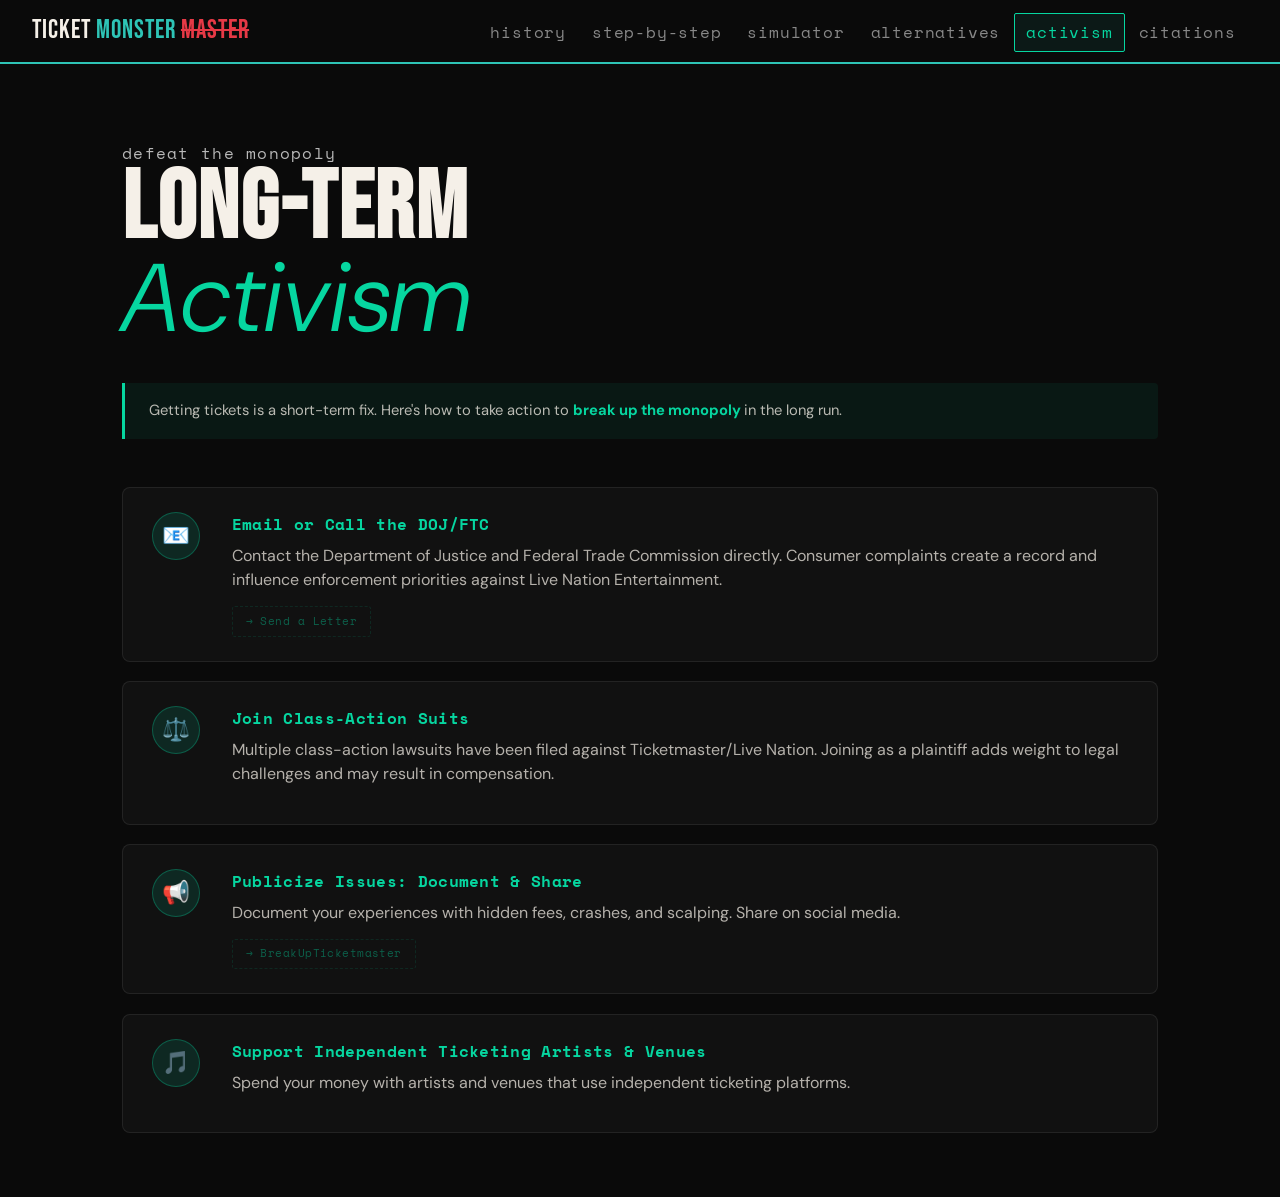
<file: pages/activism.html>
<html lang="en">

<head>
  <meta charset="UTF-8" />
  <meta name="viewport" content="width=device-width, initial-scale=1.0" />
  <title>
    Long-Term Activism — Ticket Monster
  </title>
  <link rel="stylesheet" href="../css/style.css" />
  <style>
    .activism-intro {
      background: rgba(6, 214, 160, 0.07);
      border-left: 3px solid var(--green);
      padding: 1rem 1.5rem;
      border-radius: 0 4px 4px 0;
      font-size: 0.92rem;
      color: var(--text-75);
      margin-bottom: 3rem;
    }

    .activism-intro strong {
      color: var(--green);
    }

    .action-list {
      display: flex;
      flex-direction: column;
      gap: 1.2rem;
    }

    .action-item {
      display: grid;
      grid-template-columns: 56px 1fr;
      gap: 1.5rem;
      align-items: start;
      background: rgba(255, 255, 255, 0.03);
      border: 1px solid rgba(255, 255, 255, 0.08);
      border-radius: 8px;
      padding: 1.5rem 1.8rem;
      transition: border-color 0.25s, transform 0.2s;
    }

    .action-item:hover {
      border-color: rgba(6, 214, 160, 0.35);
      transform: translateX(4px);
    }

    .action-icon-wrap {
      width: 48px;
      height: 48px;
      border-radius: 50%;
      background: rgba(6, 214, 160, 0.12);
      border: 1px solid rgba(6, 214, 160, 0.3);
      display: flex;
      align-items: center;
      justify-content: center;
      font-size: 1.4rem;
      flex-shrink: 0;
    }

    .action-body h3 {
      font-family: 'Space Mono', monospace;
      font-size: 1.0rem;
      font-weight: 700;
      color: var(--green);
      margin-bottom: 0.4rem;
      letter-spacing: 0.02em;
    }

    .action-body p {
      font-size: 1.0rem;
      color: var(--text-72);
      line-height: 1.55;
      margin-bottom: 0.8rem;
    }

    .action-links {
      display: flex;
      flex-wrap: wrap;
      gap: 0.5rem;
    }

    .action-link {
      display: inline-flex;
      align-items: center;
      gap: 0.35rem;
      font-family: 'Space Mono', monospace;
      font-size: 0.68rem;
      color: var(--green);
      text-decoration: none;
      border: 1px solid rgba(6, 214, 160, 0.3);
      padding: 0.35rem 0.8rem;
      border-radius: 3px;
      transition: all 0.2s;
      letter-spacing: 0.04em;
    }

    .action-link:hover {
      background: rgba(6, 214, 160, 0.1);
      border-color: var(--green);
    }

    .action-link.placeholder {
      opacity: 0.4;
      cursor: default;
      border-style: dashed;
    }

    .note-edit {
      font-family: 'Space Mono', monospace;
      font-size: 0.68rem;
      color: rgba(255, 255, 255, 0.2);
      letter-spacing: 0.06em;
    }

    @media (max-width: 600px) {
      .action-item {
        grid-template-columns: 1fr;
      }

      .action-icon-wrap {
        width: 38px;
        height: 38px;
        font-size: 1.1rem;
      }
    }
  </style>
</head>

<body class="activism">
  <nav>
    <a href="../index.html" class="nav-logo">
      ticket
      <span class="alt">
        monster
      </span>
      <span class="strike">
        master
      </span>
    </a>
    <div class="hamburger">
      <span>
      </span>
      <span>
      </span>
      <span>
      </span>
    </div>
    <ul>
      <li>
        <a href="history.html">
          History
        </a>
      </li>
      <li>
        <a href="step-by-step.html">
          Step-by-Step
        </a>
      </li>
      <li>
        <a href="simulator.html">
          Simulator
        </a>
      </li>
      <li>
        <a href="alternatives.html">
          Alternatives
        </a>
      </li>
      <li>
        <a href="activism.html" class="active">
          Activism
        </a>
      </li>
      <li>
        <a href="citations.html">
          Citations
        </a>
      </li>
    </ul>
  </nav>
  <div class="page-wrapper">
    <div class="page-hero">
      <div class="subtitle">
        Defeat the Monopoly
      </div>
      <h1>
        Long-Term
        <br />
        <em>
          Activism
        </em>
      </h1>
    </div>
    <div class="container">
      <div class="activism-intro">
        Getting tickets is a short-term fix. Here's how to take action to
        <strong>
          break up the monopoly
        </strong>
        in the long run.
      </div>
      <div class="action-list">
        <div class="action-item">
          <div class="action-icon-wrap">
            📧
          </div>
          <div class="action-body">
            <h3>
              Email or Call the DOJ/FTC
            </h3>
            <p>
              Contact the Department of Justice and Federal Trade Commission directly. Consumer complaints create a
              record and influence enforcement priorities against Live Nation Entertainment.
            </p>
            <div class="action-links">
              <a href="https://actionnetwork.org/letters/tell-the-department-of-justice-to-investigate-ticketmaster/"
                class="action-link placeholder">
                → Send a Letter
              </a>
            </div>
          </div>
        </div>
        <div class="action-item">
          <div class="action-icon-wrap">
            ⚖️
          </div>
          <div class="action-body">
            <h3>
              Join Class-Action Suits
            </h3>
            <p>
              Multiple class-action lawsuits have been filed against Ticketmaster/Live Nation. Joining as a plaintiff
              adds weight to legal challenges and may result in compensation.
            </p>
          </div>
        </div>
        <div class="action-item">
          <div class="action-icon-wrap">
            📢
          </div>
          <div class="action-body">
            <h3>
              Publicize Issues: Document & Share
            </h3>
            <p>
              Document your experiences with hidden fees, crashes, and scalping. Share on social media.
            </p>
            <div class="action-links">
              <a href="https://www.breakupticketmaster.com/" class="action-link placeholder">
                → BreakUpTicketmaster
              </a>
            </div>
          </div>
        </div>
        <div class="action-item">
          <div class="action-icon-wrap">
            🎵
          </div>
          <div class="action-body">
            <h3>
              Support Independent Ticketing Artists & Venues
            </h3>
            <p>
              Spend your money with artists and venues that use independent ticketing platforms.
            </p>
          </div>
        </div>
      </div>
    </div>
  </div>
  <script src="../js/nav.js">
  </script>
</body>

</html>
</file>
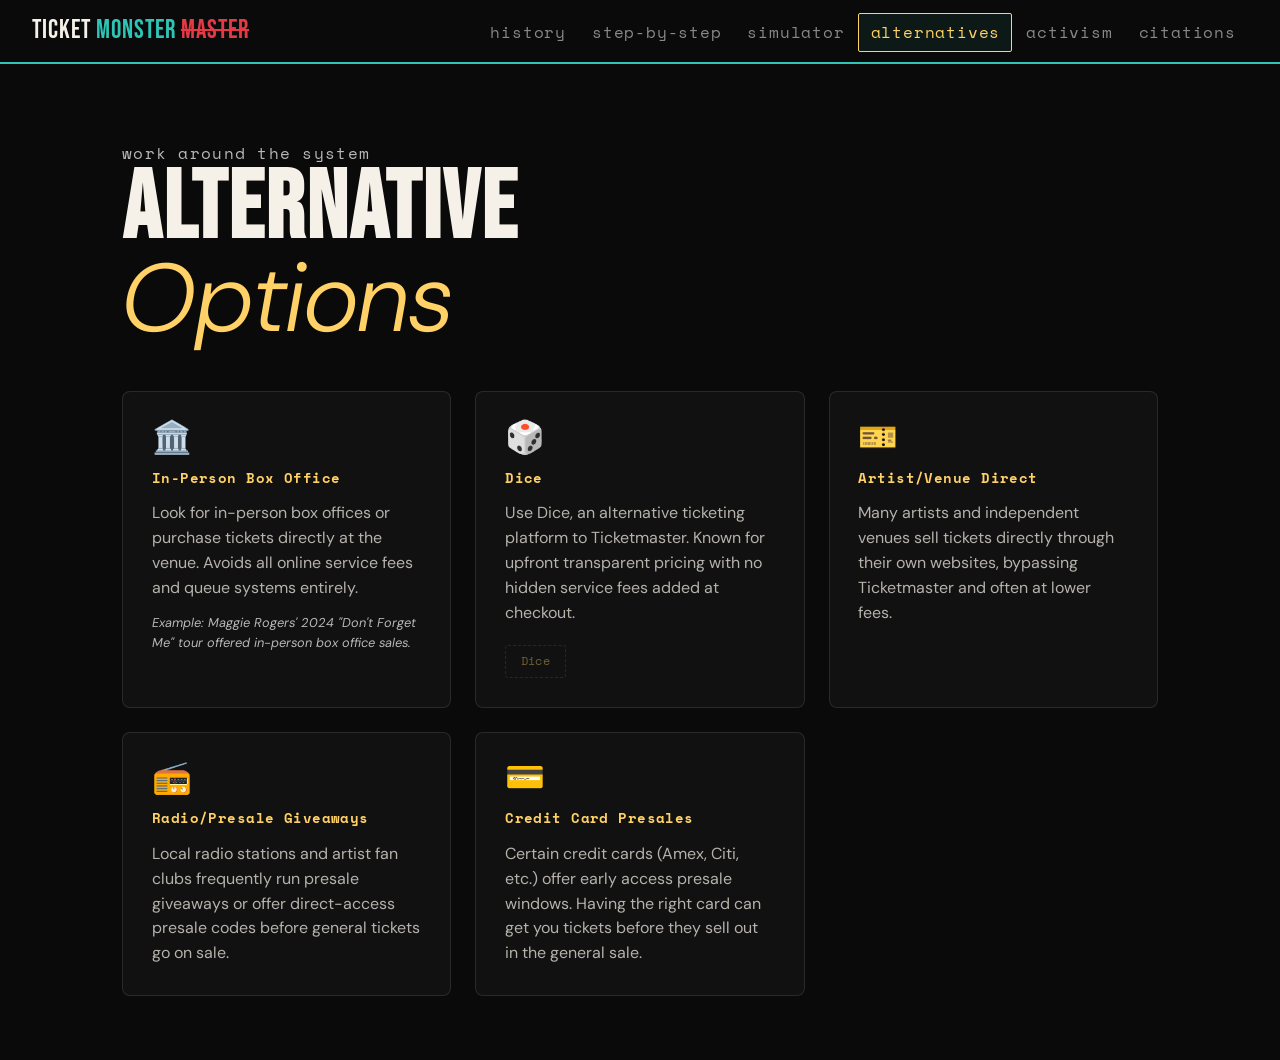
<file: pages/alternatives.html>
<html lang="en">

<head>
  <meta charset="UTF-8" />
  <meta name="viewport" content="width=device-width, initial-scale=1.0" />
  <title>
    Alternative Options — Ticket Monster
  </title>
  <link rel="stylesheet" href="../css/style.css" />
  <style>
    .alt-grid {
      display: grid;
      grid-template-columns: repeat(auto-fill, minmax(320px, 1fr));
      gap: 1.5rem;
      margin-top: 0.5rem;
    }

    .alt-card {
      background: rgba(255, 255, 255, 0.03);
      border: 1px solid rgba(255, 255, 255, 0.1);
      border-radius: 8px;
      padding: 1.8rem;
      display: flex;
      flex-direction: column;
      gap: 0.8rem;
      transition: border-color 0.25s, transform 0.2s;
    }

    .alt-card:hover {
      border-color: rgba(255, 209, 102, 0.4);
      transform: translateY(-3px);
    }

    .alt-icon {
      font-size: 2rem;
      line-height: 1;
    }

    .alt-card h3 {
      font-family: 'Space Mono', monospace;
      font-size: 0.9rem;
      font-weight: 700;
      color: var(--yellow);
      letter-spacing: 0.03em;
    }

    .alt-card p {
      font-size: 1.0rem;
      color: var(--text-72);
      line-height: 1.55;
      flex: 1;
    }

    .alt-card .link-area {
      margin-top: 0.4rem;
    }

    .alt-link {
      display: inline-flex;
      align-items: center;
      gap: 0.4rem;
      font-family: 'Space Mono', monospace;
      font-size: 0.72rem;
      color: var(--yellow);
      text-decoration: none;
      border: 1px solid rgba(255, 209, 102, 0.3);
      padding: 0.4rem 0.9rem;
      border-radius: 3px;
      transition: all 0.2s;
      letter-spacing: 0.04em;
    }

    .alt-link:hover {
      background: rgba(255, 209, 102, 0.1);
      border-color: var(--yellow);
    }

    .alt-link.placeholder {
      opacity: 0.4;
      cursor: default;
      border-style: dashed;
    }

    .note-strip {
      background: rgba(255, 209, 102, 0.06);
      border-left: 3px solid var(--yellow);
      padding: 1rem 1.5rem;
      border-radius: 0 4px 4px 0;
      font-size: 0.90rem;
      color: var(--text-70);
      margin-bottom: 2.5rem;
    }

    .note-strip strong {
      color: var(--yellow);
    }
  </style>
</head>

<body class="alternatives">
  <nav>
    <a href="../index.html" class="nav-logo">
      ticket
      <span class="alt">
        monster
      </span>
      <span class="strike">
        master
      </span>
    </a>
    <div class="hamburger">
      <span>
      </span>
      <span>
      </span>
      <span>
      </span>
    </div>
    <ul>
      <li>
        <a href="history.html">
          History
        </a>
      </li>
      <li>
        <a href="step-by-step.html">
          Step-by-Step
        </a>
      </li>
      <li>
        <a href="simulator.html">
          Simulator
        </a>
      </li>
      <li>
        <a href="alternatives.html" class="active">
          Alternatives
        </a>
      </li>
      <li>
        <a href="activism.html">
          Activism
        </a>
      </li>
      <li>
        <a href="citations.html">
          Citations
        </a>
      </li>
    </ul>
  </nav>
  <div class="page-wrapper">
    <div class="page-hero">
      <div class="subtitle">
        Work Around the System
      </div>
      <h1>
        Alternative
        <br />
        <em>
          Options
        </em>
      </h1>
    </div>
    <div class="container">
      <div class="alt-grid">
        <div class="alt-card">
          <div class="alt-icon">
            🏛️
          </div>
          <h3>
            In-Person Box Office
          </h3>
          <p>
            Look for in-person box offices or purchase tickets directly at the venue. Avoids all online service fees and
            queue systems entirely.
          </p>
          <p style="font-size:0.8rem;color:var(--light-gray);font-style:italic;">
            Example: Maggie Rogers' 2024 "Don't Forget Me" tour offered in-person box office sales.
          </p>
        </div>
        <div class="alt-card">
          <div class="alt-icon">
            🎲
          </div>
          <h3>
            Dice
          </h3>
          <p>
            Use Dice, an alternative ticketing platform to Ticketmaster. Known for upfront transparent pricing with no
            hidden service fees added at checkout.
          </p>
          <div class="link-area">
            <a href="https://dice.fm/" class="alt-link placeholder">
              Dice
            </a>
          </div>
        </div>
        <div class="alt-card">
          <div class="alt-icon">
            🎫
          </div>
          <h3>
            Artist/Venue Direct
          </h3>
          <p>
            Many artists and independent venues sell tickets directly through their own websites, bypassing Ticketmaster
            and often at lower fees.
          </p>
        </div>
        <div class="alt-card">
          <div class="alt-icon">
            📻
          </div>
          <h3>
            Radio/Presale Giveaways
          </h3>
          <p>
            Local radio stations and artist fan clubs frequently run presale giveaways or offer direct-access presale
            codes before general tickets go on sale.
          </p>
        </div>
        <div class="alt-card">
          <div class="alt-icon">
            💳
          </div>
          <h3>
            Credit Card Presales
          </h3>
          <p>
            Certain credit cards (Amex, Citi, etc.) offer early access presale windows. Having the right card can get
            you tickets before they sell out in the general sale.
          </p>
        </div>
      </div>
    </div>
  </div>
  <script src="../js/nav.js">
  </script>
</body>

</html>
</file>
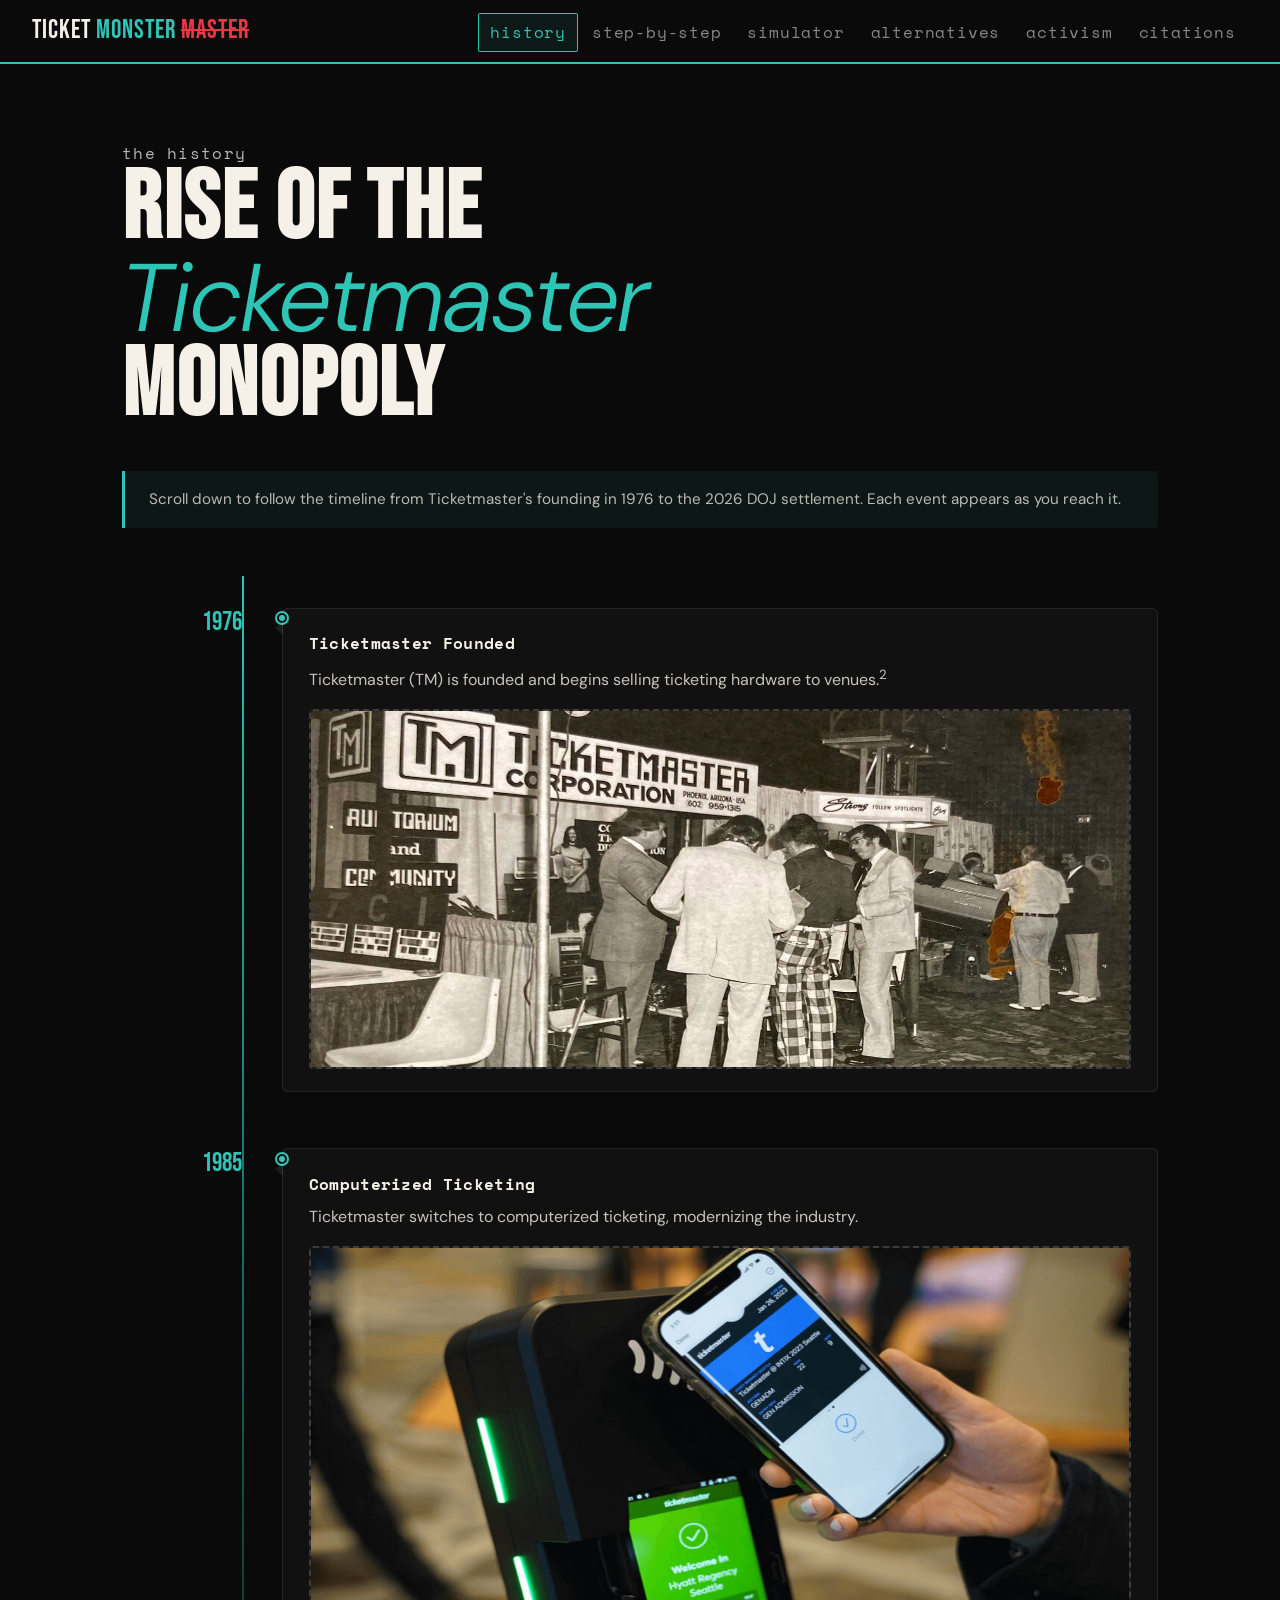
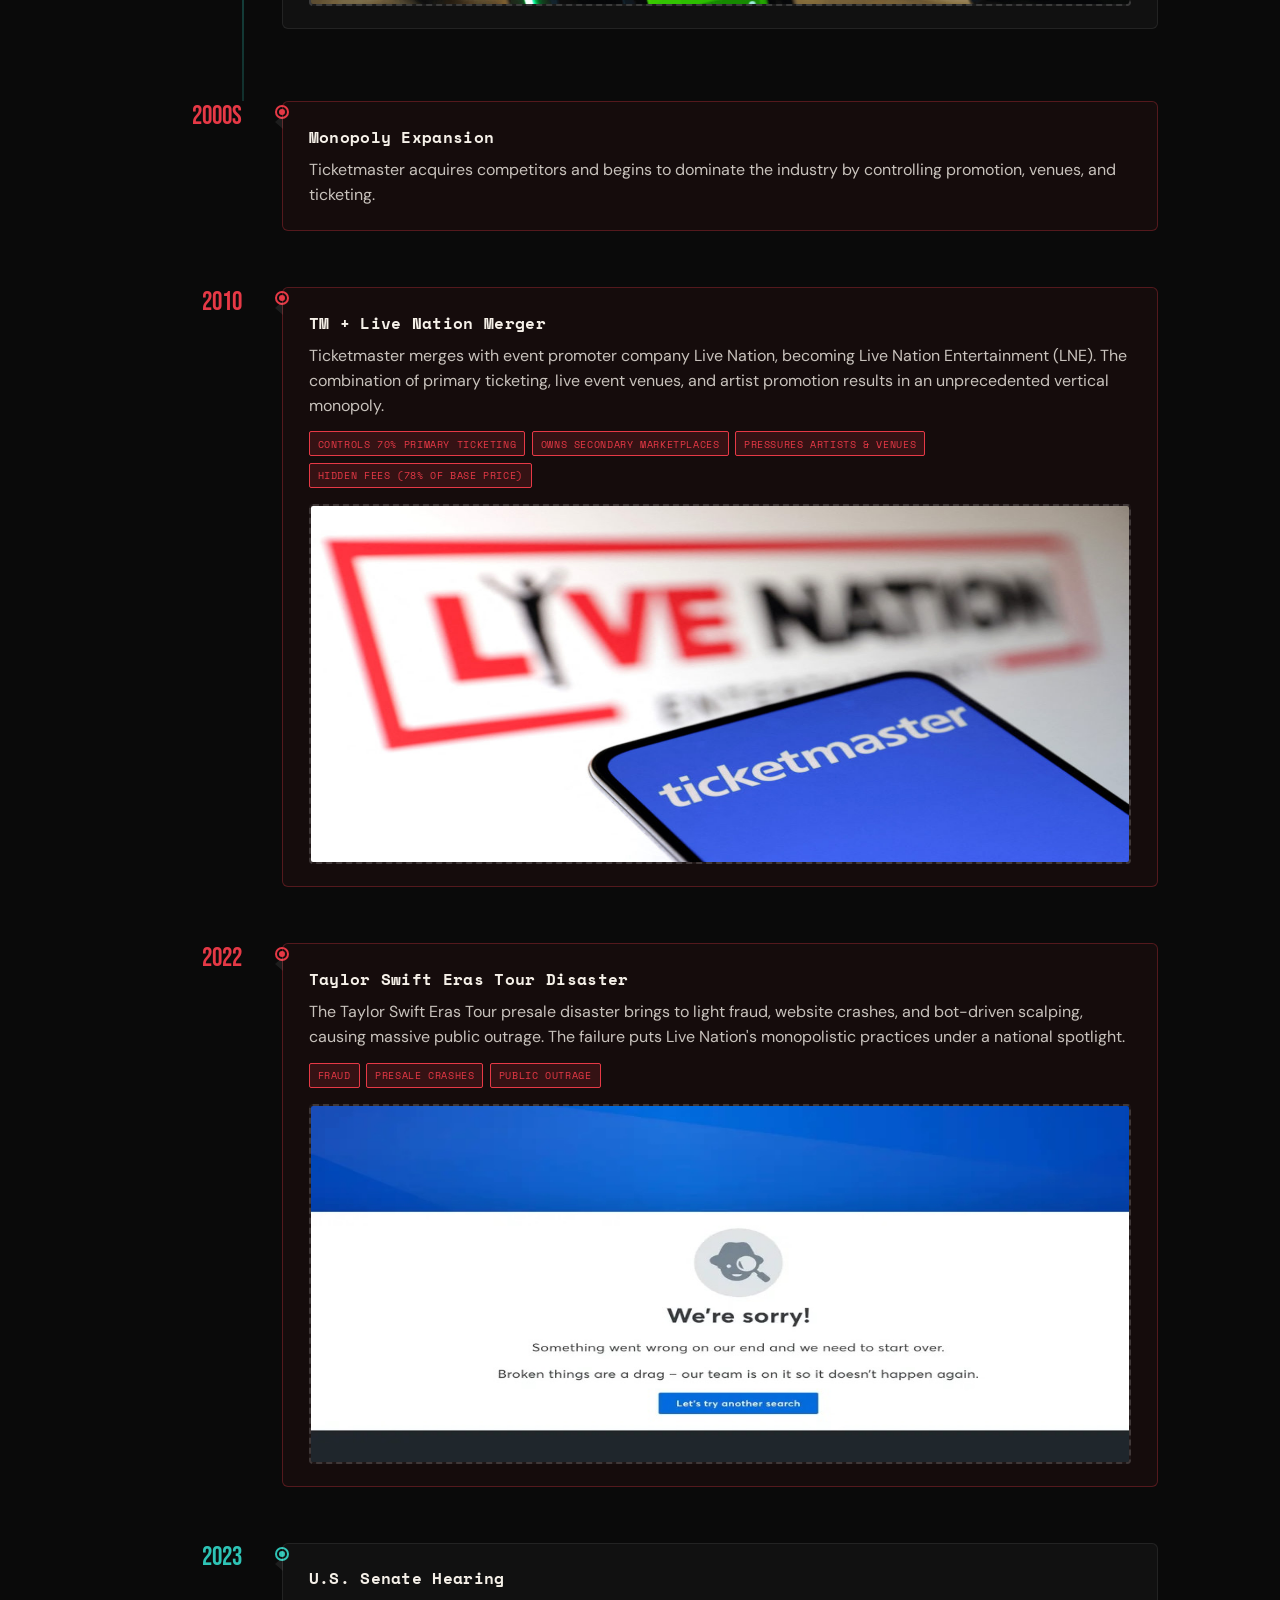
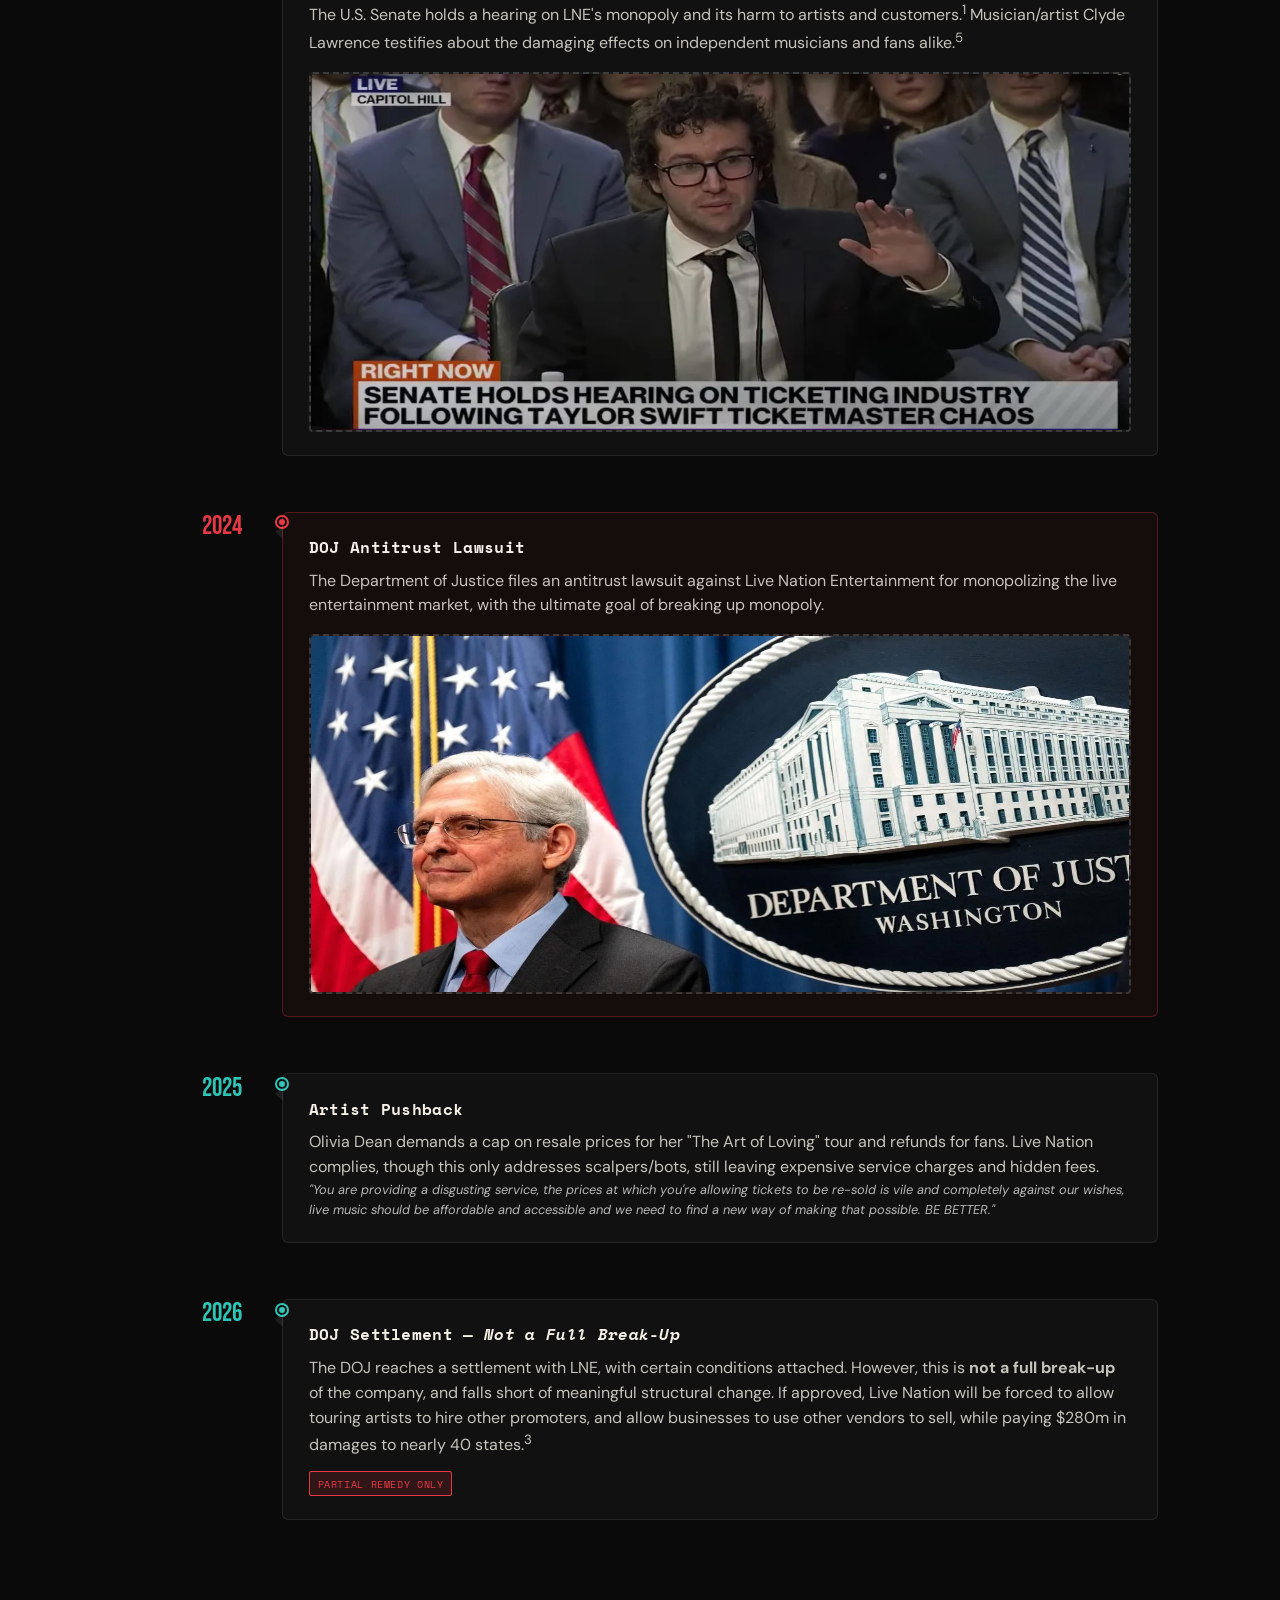
<file: pages/history.html>
<html lang="en">

<head>
  <meta charset="UTF-8" />
  <meta name="viewport" content="width=device-width, initial-scale=1.0" />
  <title>
    History — Ticket Monster
  </title>
  <link rel="stylesheet" href="../css/style.css" />
  <style>
    .timeline {
      position: relative;
      padding: 2rem 0 1rem;
    }

    .timeline::before {
      content: '';
      position: absolute;
      left: 120px;
      top: 0;
      bottom: 0;
      width: 2px;
      background: linear-gradient(180deg, var(--teal) 0%, rgba(46, 196, 182, 0.2) 100%);
    }

    .tl-item {
      display: grid;
      grid-template-columns: 120px 1fr;
      gap: 0 2.5rem;
      margin-bottom: 3.5rem;
      opacity: 0;
      transform: translateY(30px);
      transition: opacity 0.6s ease,
        transform 0.6s ease;
    }

    .tl-item.visible {
      opacity: 1;
      transform: translateY(0);
    }

    .tl-year {
      text-align: right;
      padding-right: 0;
      padding-top: 0.15rem;
      position: relative;
      font-size: 26pt;
    }

    .tl-year span {
      font-family: 'Bebas Neue',
        sans-serif;
      font-size: 1.6rem;
      color: var(--teal);
      line-height: 1;
    }

    .tl-year::after {
      content: '';
      position: absolute;
      right: -2.5rem;
      top: 0.35rem;
      width: 10px;
      height: 10px;
      border-radius: 50%;
      background: var(--teal);
      border: 2px solid var(--black);
      transform: translateX(50%);
      box-shadow: 0 0 0 2px var(--teal);
    }

    .tl-item.milestone .tl-year::after {
      background: var(--coral);
      box-shadow: 0 0 0 2px var(--coral);
    }

    .tl-item.milestone .tl-year span {
      color: var(--coral);
    }

    .tl-content {
      background: rgba(255, 255, 255, 0.03);
      border: 1px solid rgba(255, 255, 255, 0.08);
      border-radius: 6px;
      padding: 1.4rem 1.6rem;
      position: relative;
    }

    .tl-content::before {
      content: '';
      position: absolute;
      left: -8px;
      top: 0.8rem;
      width: 0;
      height: 0;
      border-top: 7px solid transparent;
      border-bottom: 7px solid transparent;
      border-right: 8px solid rgba(255, 255, 255, 0.08);
    }

    .tl-item.milestone .tl-content {
      border-color: rgba(230, 57, 70, 0.3);
      background: rgba(230, 57, 70, 0.05);
    }

    .tl-content h3 {
      font-family: 'Space Mono',
        monospace;
      font-size: 1.0rem;
      font-weight: 700;
      color: var(--white);
      margin-bottom: 0.5rem;
      letter-spacing: 0.02em;
    }

    .tl-content p {
      font-size: 1.0rem;
      color: var(--text-80);
      line-height: 1.55;
    }

    .tl-image-slot {
      margin-top: 1rem;
      width: 100%;
      aspect-ratio: 16/7;
      background: rgba(255, 255, 255, 0.04);
      border: 2px dashed rgba(255, 255, 255, 0.15);
      border-radius: 4px;
      display: flex;
      align-items: center;
      justify-content: center;
      color: var(--light-gray);
      font-family: 'Space Mono',
        monospace;
      font-size: 0.72rem;
      letter-spacing: 0.08em;
    }

    .tag-list {
      display: flex;
      flex-wrap: wrap;
      gap: 0.4rem;
      margin-top: 0.8rem;
    }

    .tag-red {
      display: inline-block;
      font-family: 'Space Mono', monospace;
      font-size: 0.65rem;
      padding: 0.2rem 0.5rem;
      background: rgba(230, 57, 70, 0.15);
      border: 1px solid var(--coral);
      color: var(--coral);
      border-radius: 2px;
      letter-spacing: 0.06em;
      text-transform: uppercase;
    }

    .intro-strip {
      background: rgba(46, 196, 182, 0.07);
      border-left: 3px solid var(--teal);
      padding: 1rem 1.5rem;
      border-radius: 0 4px 4px 0;
      margin-bottom: 3rem;
      font-size: 0.95rem;
      color: rgba(245, 240, 232, 0.75);
    }

    @media (max-width: 640px) {
      .timeline::before {
        left: 70px;
      }

      .tl-item {
        grid-template-columns: 70px 1fr;
        gap: 0 1.5rem;
      }

      .tl-year::after {
        right: -1.5rem;
      }

      .tl-year span {
        font-size: 1.2rem;
      }
    }
  </style>
</head>

<body class="history">
  <nav>
    <a href="../index.html" class="nav-logo">
      ticket
      <span class="alt">
        monster
      </span>
      <span class="strike">
        master
      </span>
    </a>
    <div class="hamburger">
      <span>
      </span>
      <span>
      </span>
      <span>
      </span>
    </div>
    <ul>
      <li>
        <a href="history.html" class="active">
          History
        </a>
      </li>
      <li>
        <a href="step-by-step.html">
          Step-by-Step
        </a>
      </li>
      <li>
        <a href="simulator.html">
          Simulator
        </a>
      </li>
      <li>
        <a href="alternatives.html">
          Alternatives
        </a>
      </li>
      <li>
        <a href="activism.html">
          Activism
        </a>
      </li>
      <li>
        <a href="citations.html">
          Citations
        </a>
      </li>
    </ul>
  </nav>
  <div class="page-wrapper">
    <div class="page-hero">
      <div class="subtitle">
        The History
      </div>
      <h1>
        Rise of the
        <br />
        <em>
          Ticketmaster
        </em>
        <br />
        Monopoly
      </h1>
    </div>
    <div class="container">
      <div class="intro-strip">
        Scroll down to follow the timeline from Ticketmaster's founding in 1976 to the 2026 DOJ settlement. Each event
        appears as you reach it.
      </div>
      <div class="timeline">
        <!-- 1976 -->
        <div class="tl-item">
          <div class="tl-year">
            <span>
              1976
            </span>
          </div>
          <div class="tl-content">
            <h3>
              Ticketmaster Founded
            </h3>
            <p>
              Ticketmaster (TM) is founded and begins selling ticketing hardware to venues.<sup>2</sup>
            </p>
            <img src="../images/tm_founding.jpg" alt="Ticketmaster booth at 1976 trade show. " class="tl-image-slot" />
          </div>
        </div>
        <!-- 1985 -->
        <div class="tl-item">
          <div class="tl-year">
            <span>
              1985
            </span>
          </div>
          <div class="tl-content">
            <h3>
              Computerized Ticketing
            </h3>
            <p>
              Ticketmaster switches to computerized ticketing, modernizing the industry.
            </p>
            <img src="../images/tm_scan.jpeg" alt="Computerized ticketing." class="tl-image-slot" />
          </div>
        </div>
      </div>
      <!-- 2000s -->
      <div class="tl-item milestone">
        <div class="tl-year">
          <span>
            2000s
          </span>
        </div>
        <div class="tl-content">
          <h3>
            Monopoly Expansion
          </h3>
          <p>
            Ticketmaster acquires competitors and begins to dominate the industry by controlling promotion, venues, and
            ticketing.
          </p>
        </div>
      </div>
      <!-- 2010 -->
      <div class="tl-item milestone">
        <div class="tl-year">
          <span>
            2010
          </span>
        </div>
        <div class="tl-content">
          <h3>
            TM + Live Nation Merger
          </h3>
          <p>
            Ticketmaster merges with event promoter company Live Nation, becoming Live Nation Entertainment (LNE). The
            combination of primary ticketing, live event venues, and artist promotion results in an unprecedented
            vertical monopoly.
          </p>
          <div class="tag-list">
            <span class="tag-red">
              controls 70% primary ticketing
            </span>
            <span class="tag-red">
              owns secondary marketplaces
            </span>
            <span class="tag-red">
              pressures artists & venues
            </span>
            <span class="tag-red">
              hidden fees (78% of base price)
            </span>
          </div>
          <img src="../images/monopoly.jpg" alt="Ticketmaster and Live Nation monopoly." class="tl-image-slot" />
        </div>
      </div>
      <!-- 2022 -->
      <div class="tl-item milestone">
        <div class="tl-year">
          <span>
            2022
          </span>
        </div>
        <div class="tl-content">
          <h3>
            Taylor Swift Eras Tour Disaster
          </h3>
          <p>
            The Taylor Swift Eras Tour presale disaster brings to light fraud, website crashes, and bot-driven scalping,
            causing massive public outrage. The failure puts Live Nation's monopolistic practices under a national
            spotlight.
          </p>
          <div class="tag-list">
            <span class="tag-red">
              fraud
            </span>
            <span class="tag-red">
              presale crashes
            </span>
            <span class="tag-red">
              public outrage
            </span>
          </div>
          <img src="../images/eras_tour.jpeg" alt="Ticketmaster webpage crashing during Eras Tour ticket sales."
            class="tl-image-slot" />
        </div>
      </div>
      <!-- 2023 -->
      <div class="tl-item">
        <div class="tl-year">
          <span>
            2023
          </span>
        </div>
        <div class="tl-content">
          <h3>
            U.S. Senate Hearing
          </h3>
          <p>
            The U.S. Senate holds a hearing on LNE's monopoly and its harm to artists and customers.<sup>1</sup> Musician/artist
            Clyde Lawrence testifies about the damaging effects on independent musicians and fans alike.<sup>5</sup>
          </p>
          <img src="../images/senate_hearing.jpeg"
            alt="Musician/singer Clyde Lawrence testifies on behalf of independent artists and fans at hearing."
            class="tl-image-slot" />
        </div>
      </div>
      <!-- 2024 -->
      <div class="tl-item milestone">
        <div class="tl-year">
          <span>
            2024
          </span>
        </div>
        <div class="tl-content">
          <h3>
            DOJ Antitrust Lawsuit
          </h3>
          <p>
            The Department of Justice files an antitrust lawsuit against Live Nation Entertainment for monopolizing the
            live entertainment market, with the ultimate goal of breaking up monopoly.
          </p>
          <img src="../images/doj_antitrust.jpeg" alt="DOJ antitrust lawsuit brought against LNE."
            class="tl-image-slot" />
        </div>
      </div>
      <!-- 2025 -->
      <div class="tl-item">
        <div class="tl-year">
          <span>
            2025
          </span>
        </div>
        <div class="tl-content">
          <h3>
            Artist Pushback
          </h3>
          <p>
            Olivia Dean demands a cap on resale prices for her "The Art of Loving" tour and refunds for fans. Live
            Nation complies, though this only addresses scalpers/bots, still leaving expensive service charges and
            hidden fees.
          </p>
          <p style="font-size:0.8rem;color:var(--light-gray);font-style:italic;">
            "You are providing a disgusting service, the prices at which you're allowing tickets to be re-sold is vile
            and completely against our wishes, live music should be affordable and accessible and we need to find a new
            way of making that possible. BE BETTER."
          </p>
        </div>
      </div>
      <!-- 2026 -->
      <div class="tl-item">
        <div class="tl-year">
          <span>
            2026
          </span>
        </div>
        <div class="tl-content">
          <h3>
            DOJ Settlement —
            <em>
              Not a Full Break-Up
            </em>
          </h3>
          <p>
            The DOJ reaches a settlement with LNE, with certain conditions attached. However, this is
            <strong>
              not a full break-up
            </strong>
            of the company, and falls short of meaningful structural change. If approved, Live Nation will be forced to
            allow touring artists to hire other promoters, and allow businesses to use other vendors to sell, while
            paying $280m in damages to nearly 40 states.<sup>3</sup>
          </p>
          <div class="tag-list">
            <span class="tag-red">
              partial remedy only
            </span>
          </div>
        </div>
      </div>
    </div>
  </div>
  </div>
  <script src="../js/nav.js">
  </script>
  <script>
    const items = document.querySelectorAll('.tl-item'); const observer = new IntersectionObserver((entries) => { entries.forEach(e => { if (e.isIntersecting) { e.target.classList.add('visible'); observer.unobserve(e.target); } }); }, { threshold: 0.15 }); items.forEach(item => observer.observe(item));
  </script>
</body>

</html>
</file>
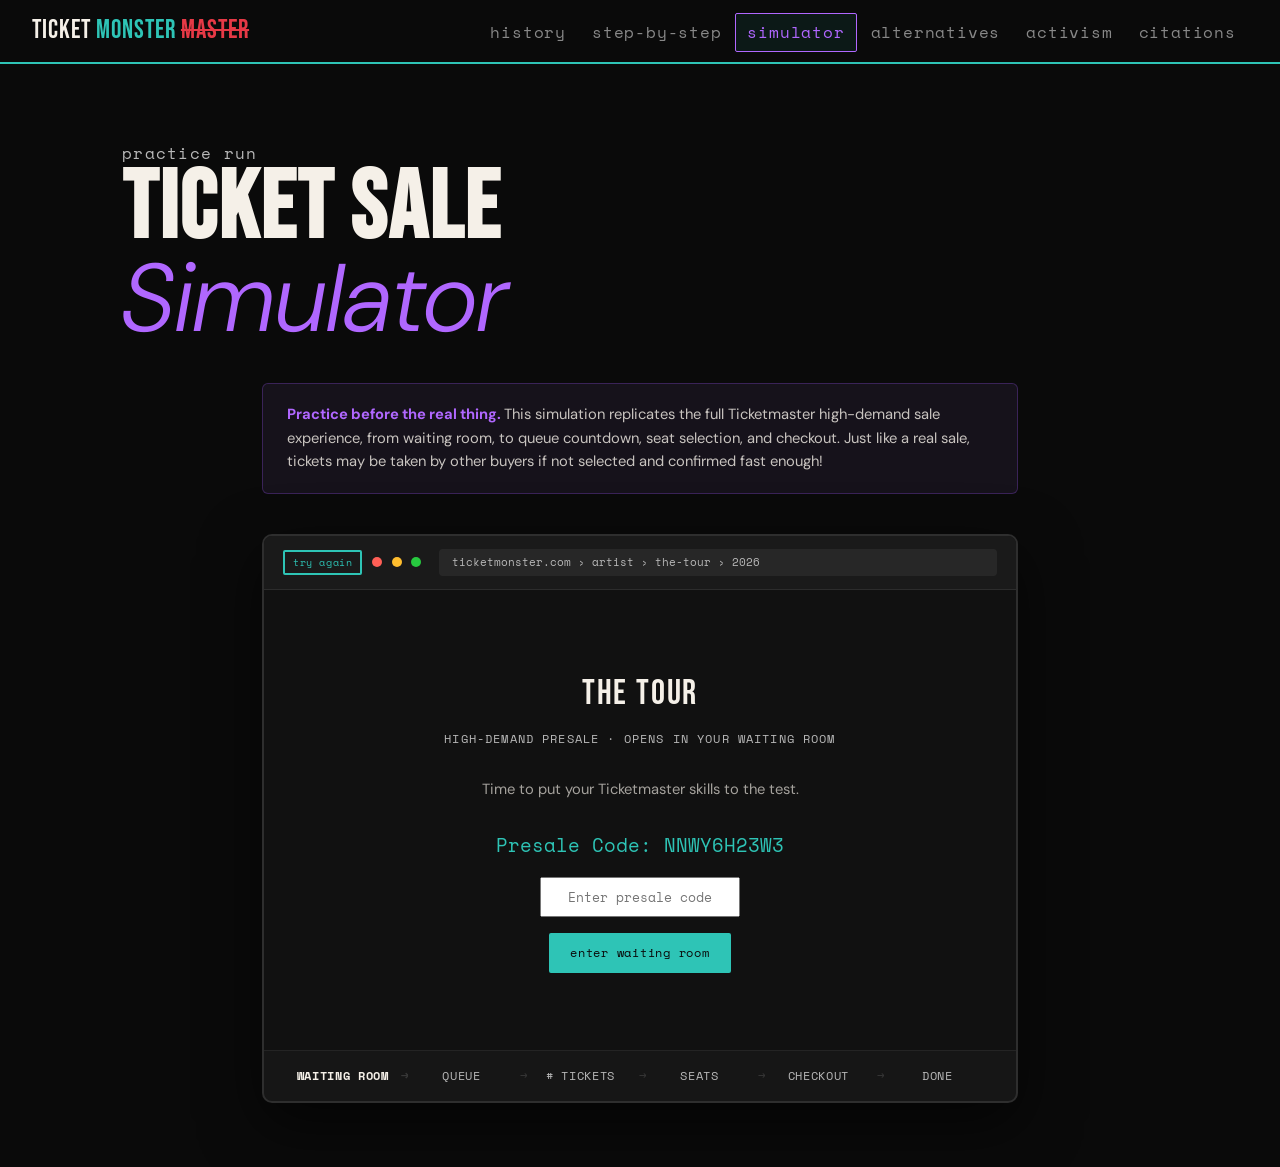
<file: pages/simulator.html>
<html lang="en">

<head>
  <meta charset="UTF-8" />
  <meta name="viewport" content="width=device-width, initial-scale=1.0" />
  <title>
    Simulator — Ticket Monster
  </title>
  <link rel="stylesheet" href="../css/style.css" />
  <style>
    .sim-wrapper {
      max-width: 820px;
      margin: 0 auto;
    }

    .sim-intro {
      background: rgba(177, 125, 255, 0.07);
      border: 1px solid rgba(143, 78, 228, 0.3);
      border-radius: 6px;
      padding: 1.2rem 1.5rem;
      font-size: 0.92rem;
      color: var(--text-80);
      margin-bottom: 2.5rem;
    }

    .sim-intro strong {
      color: var(--purple);
    }

    /* ── SIMULATOR SHELL ── */
    #simulator {
      background: #111;
      border: 2px solid rgba(255, 255, 255, 0.12);
      border-radius: 10px;
      overflow: hidden;
      box-shadow: 0 20px 60px rgba(0, 0, 0, 0.6);
    }

    .sim-topbar {
      background: #1a1a1a;
      border-bottom: 1px solid rgba(255, 255, 255, 0.08);
      padding: 0.8rem 1.2rem;
      display: flex;
      align-items: center;
      gap: 0.6rem;
    }

    .sim-dot {
      width: 10px;
      height: 10px;
      border-radius: 50%;
    }

    .sim-dot.red {
      background: #ff5f56;
    }

    .sim-dot.yellow {
      background: #ffbd2e;
    }

    .sim-dot.green {
      background: #27c93f;
    }

    .sim-url {
      flex: 1;
      margin-left: 0.5rem;
      background: rgba(255, 255, 255, 0.06);
      border-radius: 4px;
      padding: 0.3rem 0.8rem;
      font-family: 'Space Mono', monospace;
      font-size: 0.68rem;
      color: var(--light-gray);
    }

    .sim-screen {
      padding: 2.5rem 2rem;
      min-height: 460px;
      display: flex;
      align-items: center;
      justify-content: center;
    }

    /* ── PHASES ── */
    .phase {
      display: none;
      width: 100%;
      text-align: center;
    }

    .phase.active {
      display: flex;
      flex-direction: column;
      align-items: center;
    }

    .phase-title {
      font-family: 'Bebas Neue', sans-serif;
      font-size: 2.2rem;
      color: var(--white);
      letter-spacing: 0.05em;
      margin-bottom: 0.5rem;
    }

    .phase-sub {
      font-family: 'Space Mono', monospace;
      font-size: 0.72rem;
      color: var(--light-gray);
      text-transform: uppercase;
      letter-spacing: 0.1em;
      margin-bottom: 1.8rem;
    }

    /* Waiting room countdown */
    .countdown-ring {
      position: relative;
      width: 120px;
      height: 120px;
      margin: 0 auto 1.5rem;
    }

    .countdown-ring svg {
      transform: rotate(-90deg);
    }

    .countdown-ring .ring-bg {
      fill: none;
      stroke: rgba(255, 255, 255, 0.08);
      stroke-width: 6;
    }

    .countdown-ring .ring-fill {
      fill: none;
      stroke: var(--teal);
      stroke-width: 6;
      stroke-linecap: round;
      transition: stroke-dashoffset 1s linear;
    }

    .countdown-num {
      position: absolute;
      inset: 0;
      display: flex;
      align-items: center;
      justify-content: center;
      font-family: 'Bebas Neue', sans-serif;
      font-size: 2.4rem;
      color: var(--teal);
    }

    /* Queue bar */
    .queue-container {
      width: 100%;
      max-width: 480px;
      margin: 0 auto 1.5rem;
    }

    .queue-label {
      display: flex;
      justify-content: space-between;
      font-family: 'Space Mono', monospace;
      font-size: 0.7rem;
      color: var(--light-gray);
      margin-bottom: 0.4rem;
    }

    .queue-bar {
      height: 8px;
      background: rgba(255, 255, 255, 0.08);
      border-radius: 4px;
      overflow: hidden;
    }

    .queue-fill {
      height: 100%;
      background: linear-gradient(90deg, var(--teal), var(--green));
      border-radius: 4px;
      transition: width 0.6s ease;
      width: 0%;
    }

    .queue-position {
      font-family: 'Bebas Neue', sans-serif;
      font-size: 3.5rem;
      color: var(--yellow);
      line-height: 1;
      margin: 0.5rem 0;
    }

    .queue-pos-label {
      font-family: 'Space Mono', monospace;
      font-size: 0.7rem;
      color: var(--light-gray);
      text-transform: uppercase;
      letter-spacing: 0.1em;
    }

    /* Ticket picker */
    .ticket-picker {
      display: flex;
      align-items: center;
      gap: 1.2rem;
      margin: 1rem 0 1.5rem;
    }

    .qty-btn {
      width: 42px;
      height: 42px;
      border-radius: 50%;
      border: 2px solid var(--teal);
      background: transparent;
      color: var(--teal);
      font-size: 1.4rem;
      cursor: pointer;
      transition: all 0.2s;
      display: flex;
      align-items: center;
      justify-content: center;
    }

    .qty-btn:hover {
      background: var(--teal);
      color: var(--black);
    }

    .qty-display {
      font-family: 'Bebas Neue', sans-serif;
      font-size: 3rem;
      color: var(--white);
      min-width: 50px;
      text-align: center;
    }

    /* Seat map */
    .seat-map {
      width: 100%;
      max-width: 520px;
      margin: 0 auto 1.5rem;
    }

    .stage {
      background: rgba(46, 196, 182, 0.15);
      border: 1px solid rgba(46, 196, 182, 0.4);
      border-radius: 4px;
      padding: 0.5rem;
      font-family: 'Space Mono', monospace;
      font-size: 0.7rem;
      color: var(--teal);
      text-align: center;
      margin-bottom: 1rem;
      letter-spacing: 0.1em;
    }

    .seat-grid {
      display: flex;
      flex-direction: column;
      gap: 5px;
    }

    .seat-row {
      display: flex;
      gap: 4px;
      justify-content: center;
      align-items: center;
    }

    .row-label {
      font-family: 'Space Mono', monospace;
      font-size: 0.6rem;
      color: var(--light-gray);
      width: 16px;
      text-align: right;
      flex-shrink: 0;
    }

    .seat {
      width: 20px;
      height: 16px;
      border-radius: 3px 3px 0 0;
      border: 1px solid rgba(255, 255, 255, 0.15);
      cursor: pointer;
      transition: all 0.15s;
      flex-shrink: 0;
    }

    .seat.available {
      background: rgba(46, 196, 182, 0.25);
      border-color: var(--teal);
    }

    .seat.taken {
      background: rgba(255, 255, 255, 0.06);
      border-color: rgba(255, 255, 255, 0.08);
      cursor: not-allowed;
    }

    .seat.selected {
      background: var(--coral);
      border-color: var(--coral);
    }

    .seat.available:hover {
      background: rgba(46, 196, 182, 0.6);
    }

    .seat-legend {
      display: flex;
      gap: 1.2rem;
      justify-content: center;
      margin-top: 0.8rem;
      font-family: 'Space Mono', monospace;
      font-size: 0.65rem;
      color: var(--light-gray);
    }

    .seat-legend-item {
      display: flex;
      align-items: center;
      gap: 0.4rem;
    }

    .legend-dot {
      width: 12px;
      height: 10px;
      border-radius: 2px 2px 0 0;
    }

    /* Order summary */
    .order-box {
      background: rgba(255, 255, 255, 0.04);
      border: 1px solid rgba(255, 255, 255, 0.1);
      border-radius: 6px;
      padding: 1.4rem;
      width: 100%;
      max-width: 420px;
      text-align: left;
      margin: 0 auto 1.5rem;
    }

    .order-row {
      display: flex;
      justify-content: space-between;
      font-size: 0.9rem;
      padding: 0.35rem 0;
      color: var(--text-80);
      border-bottom: 1px solid rgba(255, 255, 255, 0.05);
    }

    .order-row:last-child {
      border-bottom: none;
    }

    .order-row.total {
      font-family: 'Space Mono', monospace;
      font-weight: 700;
      color: var(--white);
      font-size: 1rem;
      margin-top: 0.3rem;
      border-top: 1px solid rgba(255, 255, 255, 0.15);
    }

    .order-row .fee-note {
      font-size: 0.72rem;
      color: var(--coral);
      font-family: 'Space Mono', monospace;
    }

    /* Success screen */
    .success-icon {
      font-size: 4rem;
      margin-bottom: 0.5rem;
    }

    .confetti-row {
      display: flex;
      gap: 0.4rem;
      justify-content: center;
      margin-top: 1rem;
    }

    .confetti-dot {
      width: 8px;
      height: 8px;
      border-radius: 50%;
      animation: pop 0.4s ease forwards;
      opacity: 0;
    }

    @keyframes pop {
      0% {
        opacity: 0;
        transform: scale(0);
      }

      60% {
        opacity: 1;
        transform: scale(1.4);
      }

      100% {
        opacity: 1;
        transform: scale(1);
      }
    }

    /* Progress steps */
    .sim-progress {
      display: flex;
      gap: 0;
      padding: 0.8rem 1.2rem;
      background: rgba(255, 255, 255, 0.02);
      border-top: 1px solid rgba(255, 255, 255, 0.06);
      overflow-x: auto;
    }

    .sim-step {
      flex: 1;
      text-align: center;
      font-family: 'Space Mono', monospace;
      font-size: 0.72rem;
      color: var(--light-gray);
      text-transform: uppercase;
      letter-spacing: 0.06em;
      padding: 0.2rem 0.4rem;
      position: relative;
      white-space: nowrap;
    }

    .sim-step.done {
      color: var(--teal);
    }

    .sim-step.current {
      color: var(--white);
      font-weight: 700;
    }

    .sim-step::after {
      content: '→';
      position: absolute;
      right: -0.4rem;
      color: rgba(255, 255, 255, 0.15);
    }

    .sim-step:last-child::after {
      display: none;
    }

    /* Alert bar */
    .alert-bar {
      display: none;
      background: rgba(230, 57, 70, 0.15);
      border: 1px solid rgba(230, 57, 70, 0.4);
      color: var(--coral);
      padding: 0.6rem 1rem;
      font-family: 'Space Mono', monospace;
      font-size: 0.72rem;
      text-align: center;
      letter-spacing: 0.04em;
    }

    .alert-bar.show {
      display: block;
    }

    @media (max-width: 600px) {
      .seat {
        width: 15px;
        height: 12px;
      }

      .sim-screen {
        padding: 1.5rem 1rem;
      }
    }
  </style>
</head>

<body class="simulator">
  <nav>
    <a href="../index.html" class="nav-logo">
      ticket
      <span class="alt">
        monster
      </span>
      <span class="strike">
        master
      </span>
    </a>
    <div class="hamburger">
      <span>
      </span>
      <span>
      </span>
      <span>
      </span>
    </div>
    <ul>
      <li>
        <a href="history.html">
          History
        </a>
      </li>
      <li>
        <a href="step-by-step.html">
          Step-by-Step
        </a>
      </li>
      <li>
        <a href="simulator.html" class="active">
          Simulator
        </a>
      </li>
      <li>
        <a href="alternatives.html">
          Alternatives
        </a>
      </li>
      <li>
        <a href="activism.html">
          Activism
        </a>
      </li>
      <li>
        <a href="citations.html">
          Citations
        </a>
      </li>
    </ul>
  </nav>
  <div class="page-wrapper">
    <div class="page-hero">
      <div class="subtitle">
        Practice Run
      </div>
      <h1>
        Ticket Sale
        <br />
        <em>
          Simulator
        </em>
      </h1>
    </div>
    <div class="container sim-wrapper">
      <div class="sim-intro">
        <strong>
          Practice before the real thing.
        </strong>
        This simulation replicates the full Ticketmaster high-demand sale experience, from waiting room, to queue countdown,
        seat selection, and checkout. Just like a real sale, tickets may be taken by other buyers if not selected and confirmed fast enough!
      </div>
      <div id="simulator">
        <div class="sim-topbar">
          <button class="btn" onclick="resetSim()" style="font-size:0.6rem;padding:0.2rem 0.5rem;margin-right:auto;">Try Again</button>
          <div class="sim-dot red">
          </div>
          <div class="sim-dot yellow">
          </div>
          <div class="sim-dot green">
          </div>
          <div class="sim-url">
            ticketmonster.com › artist › the-tour › 2026
          </div>
          <div id="globalTimer" style="margin-left:auto;font-family:'Space Mono',monospace;font-size:0.7rem;color:var(--light-gray);display:none;">
            5:00
          </div>
        </div>
        <div class="alert-bar" id="alertBar">
          ⚠ Your session is about to expire — act quickly!
        </div>
        <div class="sim-screen" id="simScreen">
          <!-- PHASE 0: Start -->
          <div class="phase active" id="phase0">
            <div class="phase-title">
              The Tour
            </div>
            <div class="phase-sub">
              High-demand presale · Opens in your waiting room
            </div>
            <p style="color:var(--text-65);font-size:0.92rem;margin-bottom:1.8rem;max-width:380px;">
              Time to put your Ticketmaster skills to the test.
            </p>
            <div id="codeDisplay" style="font-family:'Space Mono',monospace;font-size:1.2rem;color:var(--teal);margin-bottom:1rem;"></div>
            <input type="text" id="codeInput" placeholder="Enter presale code" style="padding:0.5rem;width:200px;text-align:center;font-family:'Space Mono',monospace;margin-bottom:1rem;">
            <button class="btn btn-fill" onclick="enterWaitingRoom()">
              Enter Waiting Room
            </button>
          </div>
          <!-- PHASE 1: Waiting Room -->
          <div class="phase" id="phase1">
            <div class="phase-title">
              Waiting Room
            </div>
            <div class="phase-sub">
              Sale opens soon — hold your position
            </div>
            <div class="countdown-ring">
              <svg viewbox="0 0 100 100" width="120" height="120">
                <circle class="ring-bg" cx="50" cy="50" r="44">
                </circle>
                <circle class="ring-fill" id="ringFill" cx="50" cy="50" r="44">
                </circle>
              </svg>
              <div class="countdown-num" id="countdownNum">
                30
              </div>
            </div>
            <p style="color:var(--text-55);font-size:0.85rem;">
              Do not close this tab. Do not refresh.
            </p>
          </div>
          <!-- PHASE 2: Queue -->
          <div class="phase" id="phase2">
            <div class="phase-title">
              You're in the Queue
            </div>
            <div class="phase-sub">
              Estimated wait: a few minutes
            </div>
            <div class="queue-position" id="queuePos">
              8,241
            </div>
            <div class="queue-pos-label">
              people ahead of you
            </div>
            <div class="queue-container" style="margin-top:1.5rem;">
              <div class="queue-label">
                <span>
                  Queue Progress
                </span>
                <span id="queuePct">
                  0%
                </span>
              </div>
              <div class="queue-bar">
                <div class="queue-fill" id="queueFill">
                </div>
              </div>
            </div>
            <p style="color:var(--text-50);font-size:0.8rem;font-family: 'Space Mono', monospace;">
              Stay on this page · Do not refresh
            </p>
          </div>
          <!-- PHASE 3: Ticket Count -->
          <div class="phase" id="phase3">
            <div class="phase-title">
              How Many Tickets?
            </div>
            <div class="phase-sub">
              Maximum 4 per order · You have 3:00
            </div>
            <div class="ticket-picker">
              <button class="qty-btn" onclick="changeQty(-1)">
                −
              </button>
              <div class="qty-display" id="qtyDisplay">
                2
              </div>
              <button class="qty-btn" onclick="changeQty(1)">
                +
              </button>
            </div>
            <p style="color:var(--text-60);font-size:0.88rem;margin-bottom:1.5rem;">
              Tip: have everyone in your group buying simultaneously for separate dates
            </p>
            <button class="btn btn-fill" onclick="goPhase(4)">
              Select Seats →
            </button>
          </div>
          <!-- PHASE 4: Seat Selection -->
          <div class="phase" id="phase4">
            <div class="phase-title">
              Pick Your Seats
            </div>
            <div class="phase-sub" id="seatSub">
              Select seats
            </div>
            <div class="seat-map">
              <div class="stage">
                ◀ STAGE ▶
              </div>
              <div class="seat-grid" id="seatGrid">
              </div>
              <div class="seat-legend">
                <div class="seat-legend-item">
                  <div class="legend-dot" style="background:rgba(46,196,182,0.4);border:1px solid var(--teal);">
                  </div>
                  Available
                </div>
                <div class="seat-legend-item">
                  <div class="legend-dot"
                    style="background:rgba(255,255,255,0.06);border:1px solid rgba(255,255,255,0.1);">
                  </div>
                  Taken
                </div>
                <div class="seat-legend-item">
                  <div class="legend-dot" style="background:var(--coral);border:1px solid var(--coral);">
                  </div>
                  Selected
                </div>
              </div>
            </div>
            <button class="btn btn-fill" id="seatContinueBtn" onclick="confirmSeats()" disabled="None" style="opacity:0.4;">
              Confirm Seats →
            </button>
          </div>
          <!-- PHASE 5: Checkout -->
          <div class="phase" id="phase5">
            <div class="phase-title">
              Review & Confirm
            </div>
            <div class="phase-sub">
              Complete your order
            </div>
            <div class="order-box" id="orderBox">
              <!-- filled by JS -->
            </div>
            <button class="btn btn-fill" style="background:var(--green);border-color:var(--green);color:var(--black);"
              onclick="confirmPay()">
              Confirm & Pay →
            </button>
          </div>
          <!-- PHASE 6: Success -->
          <div class="phase" id="phase6">
            <div class="success-icon">
              🎫
            </div>
            <div class="phase-title" style="color:var(--green);">
              You Got Tickets!
            </div>
            <div class="phase-sub">
              Order confirmed · Check your email
            </div>
            <div class="confetti-row" id="confettiRow">
            </div>
            <p style="color:var(--text-65);font-size:0.9rem;margin:1rem 0 1.8rem;max-width:360px;">
              You survived the Ticketmaster queue. Now you know exactly what to do when the real sale hits.
            </p>
            <button class="btn" onclick="resetSim()">
              Try Again
            </button>
          </div>
        </div>
        <!-- Bottom progress bar -->
        <div class="sim-progress" id="simProgress">
          <div class="sim-step current" id="sp0">
            Waiting Room
          </div>
          <div class="sim-step" id="sp1">
            Queue
          </div>
          <div class="sim-step" id="sp2">
            # Tickets
          </div>
          <div class="sim-step" id="sp3">
            Seats
          </div>
          <div class="sim-step" id="sp4">
            Checkout
          </div>
          <div class="sim-step" id="sp5">
            Done
          </div>
        </div>
      </div>
    </div>
  </div>
  <script src="../js/nav.js">
  </script>
  <script>
    let qtySelected = 2;
    let selectedSeats = [];
    let queueInterval, seatTimer, seatTimerSec;
    let seatConfirmTimer, checkoutTimer;
    let globalTimerSec = 300;
    let globalTimerInterval;
    let presaleCode;
    let currentPhaseIdx = 0;
    const originalSeatLayout = [
      { row: 'A', total: 12, taken: [2, 5, 8] },
      { row: 'B', total: 14, taken: [1, 3, 6, 7, 10, 13] },
      { row: 'C', total: 14, taken: [0, 2, 4, 9, 11] },
      { row: 'D', total: 16, taken: [0, 1, 3, 5, 8, 12, 15] },
      { row: 'E', total: 16, taken: [2, 6, 7, 9, 10, 14] },
      { row: 'F', total: 18, taken: [1, 4, 5, 8, 11, 13, 16] }
    ];
    let seatLayout = JSON.parse(JSON.stringify(originalSeatLayout));
    const ticketPrice = 89.00;
    const serviceFee = 35.90;
    const facilityFee = 5.50;

    function randomTime() {
      return (Math.random() * 8 + 2) * 1000;
    }

    function showAlert(msg) {
      const bar = document.getElementById('alertBar');
      bar.textContent = msg;
      bar.classList.add('show');
      setTimeout(() => bar.classList.remove('show'), 3000);
    }

    function generateCode() {
      const chars = 'ABCDEFGHIJKLMNOPQRSTUVWXYZ0123456789';
      let code = '';
      for (let i = 0; i < 10; i++) {
        code += chars.charAt(Math.floor(Math.random() * chars.length));
      }
      return code;
    }

    function enterWaitingRoom() {
      const input = document.getElementById('codeInput').value.trim();
      if (input === presaleCode) {
        startSim();
      } else {
        showAlert("Incorrect presale code. Please try again.");
      }
    }

    function startGlobalTimer() {
      clearInterval(globalTimerInterval);
      globalTimerSec = 300;
      updateGlobalTimerDisplay();
      globalTimerInterval = setInterval(() => {
        globalTimerSec--;
        updateGlobalTimerDisplay();
        if (globalTimerSec <= 0) {
          clearInterval(globalTimerInterval);
          showAlert("Time's up! Presale has ended.");
          setTimeout(() => resetSim(), 3000);
        }
      }, 1000);
    }

    function updateGlobalTimerDisplay() {
      const m = Math.floor(globalTimerSec / 60);
      const s = globalTimerSec % 60;
      document.getElementById('globalTimer').textContent = `${m}:${s.toString().padStart(2, '0')}`;
    }

    function markSeatsAsTaken(seatIds) {
      seatIds.forEach(seatId => {
        const row = seatId.charAt(0);
        const seatNum = parseInt(seatId.substring(1));
        const seatIdx = seatNum - 1;
        const rowData = seatLayout.find(r => r.row === row);
        if (rowData && !rowData.taken.includes(seatIdx)) {
          rowData.taken.push(seatIdx);
        }
      });
    }

    function randomizeTaken() {
      const allPossible = [];
      seatLayout.forEach((row, rowIdx) => {
        for (let i = 0; i < row.total; i++) {
          if (!row.taken.includes(i)) allPossible.push({rowIdx, seatIdx: i});
        }
      });
      const available = allPossible.length;
      if (qtySelected > 1 && available >= qtySelected && Math.random() < 0.5) {
        const targetAvailable = Math.floor(Math.random() * (qtySelected - 1)) + 1; // 1 to qtySelected-1
        const needToTake = available - targetAvailable;
        if (needToTake > 0) {
          // shuffle allPossible
          for (let i = allPossible.length - 1; i > 0; i--) {
            const j = Math.floor(Math.random() * (i + 1));
            [allPossible[i], allPossible[j]] = [allPossible[j], allPossible[i]];
          }
          for (let i = 0; i < needToTake; i++) {
            const {rowIdx, seatIdx} = allPossible[i];
            seatLayout[rowIdx].taken.push(seatIdx);
          }
        }
      }
    }

    function startSim() {
      goPhase(1);
      startCountdown();
    }

    function goPhase(n) {
      document.querySelectorAll('.phase').forEach(p => p.classList.remove('active'));
      document.getElementById('phase' + n).classList.add('active');
      currentPhaseIdx = n;
      updateProgress(n);
      if (n === 0) {
        document.getElementById('codeDisplay').textContent = `Presale Code: ${presaleCode}`;
        document.getElementById('codeInput').value = '';
      }
      if (n === 2) startQueue();
      if (n === 3) {
        document.getElementById('globalTimer').style.display = 'block';
        startGlobalTimer();
      }
      if (n === 4) {
        randomizeTaken();
        buildSeatMap();
        startSeatTimer();
      }
      if (n === 5) {
        clearTimeout(seatConfirmTimer);
        buildOrder();
        startCheckoutTimer();
      }
      if (n === 6) {
        clearInterval(globalTimerInterval);
        launchConfetti();
      }
    }

    function updateProgress(n) {
      const map = { 0: -1, 1: 0, 2: 1, 3: 2, 4: 3, 5: 4, 6: 5 };
      const idx = map[n];
      for (let i = 0; i <= 5; i++) {
        const el = document.getElementById('sp' + i);
        el.className = 'sim-step';
        if (i < idx) el.classList.add('done');
        else if (i === idx) el.classList.add('current');
      }
    }

    // Phase 1: countdown
    function startCountdown() {
      let sec = 10;
      const ring = document.getElementById('ringFill');
      const num = document.getElementById('countdownNum');
      const circ = 2 * Math.PI * 44;
      ring.style.strokeDasharray = circ;
      ring.style.strokeDashoffset = 0;
      const t = setInterval(() => {
        num.textContent = sec;
        ring.style.strokeDashoffset = circ * (1 - sec / 10);
        sec--;
        if (sec < 0) {
          clearInterval(t);
          goPhase(2);
        }
      }, 1000);
      num.textContent = sec;
      ring.style.strokeDashoffset = circ * (1 - sec / 10);
      sec--;
    }

    // Phase 2: queue
    function startQueue() {
      let pos = 6241;
      const posEl = document.getElementById('queuePos');
      const fillEl = document.getElementById('queueFill');
      const pctEl = document.getElementById('queuePct');
      const start = pos;
      queueInterval = setInterval(() => {
        pos -= Math.floor(Math.random() * 180 + 80);
        if (pos < 0) pos = 0;
        const pct = Math.round((1 - pos / start) * 100);
        posEl.textContent = pos.toLocaleString();
        fillEl.style.width = pct + '%';
        pctEl.textContent = pct + '%';
        if (pos === 0) {
          clearInterval(queueInterval);
          goPhase(3);
        }
      }, 600);
    }

    // Phase 3: qty
    function changeQty(d) {
      qtySelected = Math.max(1, Math.min(4, qtySelected + d));
      document.getElementById('qtyDisplay').textContent = qtySelected;
      selectedSeats = [];
    }

    // Phase 4: seat map
    function buildSeatMap() {
      selectedSeats = [];
      const grid = document.getElementById('seatGrid');
      grid.innerHTML = '';
      seatLayout.forEach(rowData => {
        const rowEl = document.createElement('div');
        rowEl.className = 'seat-row';
        const lbl = document.createElement('div');
        lbl.className = 'row-label';
        lbl.textContent = rowData.row;
        rowEl.appendChild(lbl);
        for (let i = 0; i < rowData.total; i++) {
          const seat = document.createElement('div');
          seat.className = 'seat ' + (rowData.taken.includes(i) ? 'taken' : 'available');
          seat.dataset.id = rowData.row + (i + 1);
          if (!rowData.taken.includes(i)) {
            seat.onclick = () => toggleSeat(seat);
          }
          rowEl.appendChild(seat);
        }
        grid.appendChild(rowEl);
      });
      let totalAvailable = 0;
      seatLayout.forEach(row => {
        totalAvailable += row.total - row.taken.length;
      });
      if (totalAvailable === 0) {
        showAlert("Try again");
        setTimeout(() => resetSim(), 2000);
        return;
      }
      if (totalAvailable < qtySelected) {
        showAlert("Not enough seats available for your selection. Please choose fewer tickets.");
        setTimeout(() => goPhase(3), 2000);
        return;
      }
      document.getElementById('seatSub').textContent = `Select ${qtySelected} seat${qtySelected > 1 ? 's' : ''}`;
    }

    function toggleSeat(el) {
      const id = el.dataset.id;
      if (el.classList.contains('selected')) {
        el.classList.remove('selected');
        el.classList.add('available');
        selectedSeats = selectedSeats.filter(s => s !== id);
      } else {
        if (selectedSeats.length >= qtySelected) {
          // deselect oldest
          const oldest = selectedSeats.shift();
          document.querySelector(`[data-id="${oldest}"]`)?.classList.replace('selected', 'available');
        }
        el.classList.replace('available', 'selected');
        selectedSeats.push(id);
      }
      const btn = document.getElementById('seatContinueBtn');
      const ready = selectedSeats.length === qtySelected;
      btn.disabled = !ready;
      btn.style.opacity = ready ? '1' : '0.4';
      if (ready) {
        startSeatConfirmTimer();
      } else {
        clearTimeout(seatConfirmTimer);
      }
    }

    function startSeatConfirmTimer() {
      clearTimeout(seatConfirmTimer);
      seatConfirmTimer = setTimeout(() => {
        markSeatsAsTaken(selectedSeats);
        showAlert("Seats are no longer available, re-select seats.");
        resetSeatMap();
      }, randomTime());
    }

    function confirmSeats() {
      clearTimeout(seatConfirmTimer);
      goPhase(5);
    }

    function startSeatTimer() {
      seatTimerSec = 120;
      clearInterval(seatTimer);
      seatTimer = setInterval(() => {
        seatTimerSec--;
        const m = Math.floor(seatTimerSec / 60);
        const s = seatTimerSec % 60;
        document.getElementById('seatSub').textContent = `Select ${qtySelected} seat${qtySelected > 1 ? 's' : ''}`;
        if (seatTimerSec <= 20) {
          document.getElementById('alertBar').classList.add('show');
        }
        if (seatTimerSec <= 0) {
          clearInterval(seatTimer);
          resetSeatMap();
        }
      }, 1000);
    }

    function resetSeatMap() {
      clearTimeout(seatConfirmTimer);
      selectedSeats = [];
      buildSeatMap();
      startSeatTimer();
    }

    // Phase 5: order
    function buildOrder() {
      clearInterval(seatTimer);
      document.getElementById('alertBar').classList.remove('show');
      const n = qtySelected;
      const subtotal = ticketPrice * n;
      const fees = (serviceFee + facilityFee) * n;
      const total = subtotal + fees;
      const orderBox = document.getElementById('orderBox');
      orderBox.innerHTML = `
        <div class="order-row"><span>The Tour — GA Floor</span><span></span></div>
        <div class="order-row"><span>Seats: ${selectedSeats.join(', ')}</span><span></span></div>
        <div class="order-row"><span>${n}x Ticket${n > 1 ? 's' : ''}</span><span>$${subtotal.toFixed(2)}</span></div>
        <div class="order-row"><span>Service Fee <span class="fee-note">(× ${n})</span></span><span>$${(serviceFee * n).toFixed(2)}</span></div>
        <div class="order-row"><span>Facility Charge <span class="fee-note">(× ${n})</span></span><span>$${(facilityFee * n).toFixed(2)}</span></div>
        <div class="order-row total"><span>Total</span><span>$${total.toFixed(2)}</span></div>
      `;
      startCheckoutTimer();
    }

    function startCheckoutTimer() {
      clearTimeout(checkoutTimer);
      checkoutTimer = setTimeout(() => {
        markSeatsAsTaken(selectedSeats);
        showAlert("Seats are no longer available, re-select.");
        goPhase(4);
      }, randomTime());
    }

    function confirmPay() {
      clearTimeout(checkoutTimer);
      goPhase(6);
    }

    // Phase 6: confetti
    function launchConfetti() {
      const colors = ['var(--teal)', 'var(--coral)', 'var(--yellow)', 'var(--green)', 'var(--pink)'];
      const row = document.getElementById('confettiRow');
      row.innerHTML = '';
      for (let i = 0; i < 12; i++) {
        const d = document.createElement('div');
        d.className = 'confetti-dot';
        d.style.background = colors[i % colors.length];
        d.style.animationDelay = (i * 0.06) + 's';
        row.appendChild(d);
      }
    }

    function resetSim() {
      clearInterval(queueInterval);
      clearInterval(seatTimer);
      clearTimeout(seatConfirmTimer);
      clearTimeout(checkoutTimer);
      clearInterval(globalTimerInterval);
      document.getElementById('alertBar').classList.remove('show');
      document.getElementById('globalTimer').style.display = 'none';
      qtySelected = 2;
      selectedSeats = [];
      seatLayout = JSON.parse(JSON.stringify(originalSeatLayout));
      presaleCode = generateCode();
      document.getElementById('qtyDisplay').textContent = '2';
      goPhase(0);
      document.querySelectorAll('.phase').forEach(p => p.classList.remove('active'));
      document.getElementById('phase0').classList.add('active');
      updateProgress(0);
    }
  </script>
  <script>
    // Initialize presale code on page load
    presaleCode = generateCode();
    document.getElementById('codeDisplay').textContent = `Presale Code: ${presaleCode}`;
  </script>
</body>

</html>
</file>
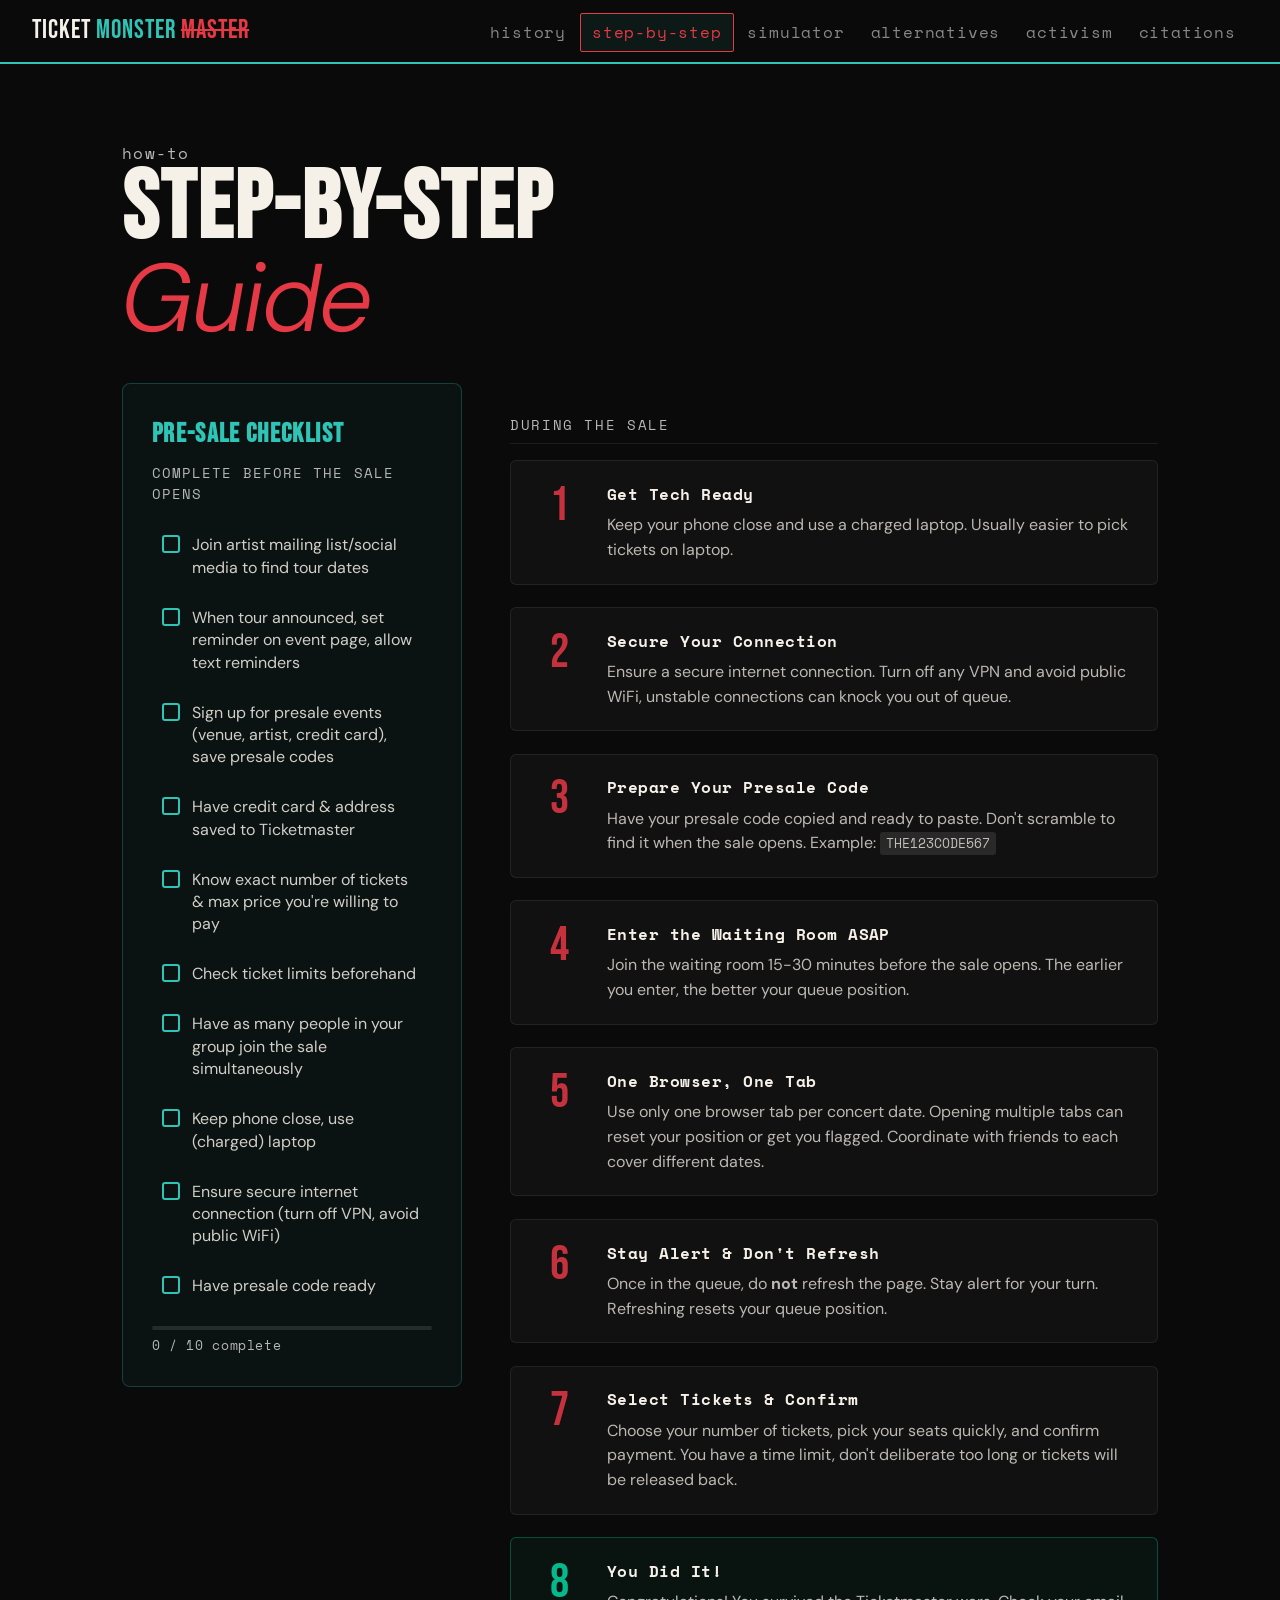
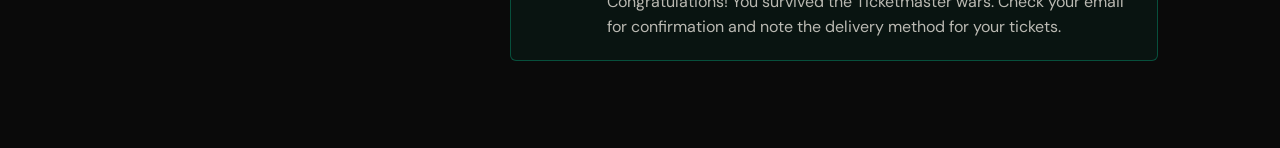
<file: pages/step-by-step.html>
<html lang="en">

<head>
  <meta charset="UTF-8" />
  <meta name="viewport" content="width=device-width, initial-scale=1.0" />
  <title>
    Step-by-Step Guide — Ticket Monster
  </title>
  <link rel="stylesheet" href="../css/style.css" />
  <style>
    .two-col {
      display: grid;
      grid-template-columns: 340px 1fr;
      gap: 3rem;
      align-items: start;
    }

    /* ── LEFT: CHECKLIST ── */
    .checklist-panel {
      position: sticky;
      top: calc(var(--nav-h) + 1.5rem);
      background: rgba(46, 196, 182, 0.05);
      border: 1px solid rgba(46, 196, 182, 0.25);
      border-radius: 8px;
      padding: 1.8rem;
    }

    .checklist-panel h2 {
      font-family: 'Bebas Neue', sans-serif;
      font-size: 1.7rem;
      color: var(--teal);
      letter-spacing: 0.05em;
      margin-bottom: 0.4rem;
    }

    .checklist-panel .cl-subtitle {
      font-family: 'Space Mono', monospace;
      font-size: 0.85rem;
      color: var(--light-gray);
      text-transform: uppercase;
      letter-spacing: 0.08em;
      margin-bottom: 1.2rem;
    }

    .checklist {
      list-style: none;
      display: flex;
      flex-direction: column;
      gap: 0.6rem;
    }

    .checklist li {
      display: flex;
      align-items: flex-start;
      gap: 0.7rem;
      cursor: pointer;
      padding: 0.5rem 0.6rem;
      border-radius: 4px;
      transition: background 0.2s;
      font-size: 1.0rem;
      line-height: 1.4;
      color: var(--text-85);
      border: 1px solid transparent;
    }

    .checklist li:hover {
      background: rgba(46, 196, 182, 0.08);
      border-color: rgba(46, 196, 182, 0.2);
    }

    .checklist li.checked {
      color: var(--light-gray);
      text-decoration: line-through;
    }

    .cl-box {
      flex-shrink: 0;
      width: 18px;
      height: 18px;
      border: 2px solid var(--teal);
      border-radius: 3px;
      display: flex;
      align-items: center;
      justify-content: center;
      margin-top: 1px;
      transition: all 0.2s;
      font-size: 1.0rem;
      color: var(--black);
    }

    .checklist li.checked .cl-box {
      background: var(--teal);
    }

    .cl-box::after {
      content: '✓';
      display: none;
      font-weight: 700;
    }

    .checklist li.checked .cl-box::after {
      display: block;
    }

    .progress-bar {
      margin-top: 1.2rem;
      height: 4px;
      background: rgba(255, 255, 255, 0.1);
      border-radius: 2px;
      overflow: hidden;
    }

    .progress-fill {
      height: 100%;
      background: var(--teal);
      border-radius: 2px;
      transition: width 0.4s ease;
      width: 0%;
    }

    .progress-label {
      font-family: 'Space Mono', monospace;
      font-size: 0.8rem;
      color: var(--light-gray);
      margin-top: 0.4rem;
      letter-spacing: 0.05em;
    }

    /* ── RIGHT: STEPS ── */
    .steps-panel h2 {
      font-family: 'Bebas Neue', sans-serif;
      font-size: 1.4rem;
      color: var(--white);
      letter-spacing: 0.05em;
      margin-bottom: 1.5rem;
    }

    .step-card {
      display: flex;
      gap: 1.5rem;
      margin-bottom: 1.4rem;
      background: rgba(255, 255, 255, 0.03);
      border: 1px solid rgba(255, 255, 255, 0.07);
      border-radius: 6px;
      padding: 1.3rem 1.5rem;
      transition: border-color 0.25s;
    }

    .step-card:hover {
      border-color: rgba(230, 57, 70, 0.35);
    }

    .step-num {
      font-family: 'Bebas Neue', sans-serif;
      font-size: 3rem;
      color: var(--coral);
      line-height: 1;
      flex-shrink: 0;
      width: 48px;
      text-align: center;
      opacity: 0.85;
    }

    .step-body h3 {
      font-family: 'Space Mono', monospace;
      font-size: 1.0rem;
      font-weight: 700;
      color: var(--white);
      margin-bottom: 0.35rem;
      letter-spacing: 0.03em;
    }

    .step-body p {
      font-size: 1.0rem;
      color: var(--text-75);
      line-height: 1.55;
    }

    .step-card.final {
      border-color: rgba(6, 214, 160, 0.3);
      background: rgba(6, 214, 160, 0.05);
    }

    .step-card.final .step-num {
      color: var(--green);
    }

    .steps-section-label {
      font-family: 'Space Mono', monospace;
      font-size: 0.85rem;
      color: var(--light-gray);
      text-transform: uppercase;
      letter-spacing: 0.12em;
      margin: 2rem 0 1rem;
      padding-bottom: 0.4rem;
      border-bottom: 1px solid rgba(255, 255, 255, 0.08);
    }

    @media (max-width: 900px) {
      .two-col {
        grid-template-columns: 1fr;
      }

      .checklist-panel {
        position: static;
      }
    }
  </style>
</head>

<body class="step-by-step">
  <nav>
    <a href="../index.html" class="nav-logo">
      ticket
      <span class="alt">
        monster
      </span>
      <span class="strike">
        master
      </span>
    </a>
    <div class="hamburger">
      <span>
      </span>
      <span>
      </span>
      <span>
      </span>
    </div>
    <ul>
      <li>
        <a href="history.html">
          History
        </a>
      </li>
      <li>
        <a href="step-by-step.html" class="active">
          Step-by-Step
        </a>
      </li>
      <li>
        <a href="simulator.html">
          Simulator
        </a>
      </li>
      <li>
        <a href="alternatives.html">
          Alternatives
        </a>
      </li>
      <li>
        <a href="activism.html">
          Activism
        </a>
      </li>
      <li>
        <a href="citations.html">
          Citations
        </a>
      </li>
    </ul>
  </nav>
  <div class="page-wrapper">
    <div class="page-hero">
      <div class="subtitle">
        How-to
      </div>
      <h1>
        Step-by-Step
        <br />
        <em>
          Guide
        </em>
      </h1>
    </div>
    <div class="container">
      <div class="two-col">
        <!-- LEFT: CHECKLIST -->
        <div class="checklist-panel">
          <h2>
            Pre-Sale Checklist
          </h2>
          <div class="cl-subtitle">
            Complete before the sale opens
          </div>
          <ul class="checklist" id="checklist">
            <li onclick="toggle(this)">
              <div class="cl-box">
              </div>
              Join artist mailing list/social media to find tour dates
            </li>
            <li onclick="toggle(this)">
              <div class="cl-box">
              </div>
              When tour announced, set reminder on event page, allow text reminders
            </li>
            <li onclick="toggle(this)">
              <div class="cl-box">
              </div>
              Sign up for presale events (venue, artist, credit card), save presale codes
            </li>
            <li onclick="toggle(this)">
              <div class="cl-box">
              </div>
              Have credit card & address saved to Ticketmaster
            </li>
            <li onclick="toggle(this)">
              <div class="cl-box">
              </div>
              Know exact number of tickets & max price you're willing to pay
            </li>
            <li onclick="toggle(this)">
              <div class="cl-box">
              </div>
              Check ticket limits beforehand
            </li>
            <li onclick="toggle(this)">
              <div class="cl-box">
              </div>
              Have as many people in your group join the sale simultaneously
            </li>
            <li onclick="toggle(this)">
              <div class="cl-box">
              </div>
              Keep phone close, use (charged) laptop
            </li>
            <li onclick="toggle(this)">
              <div class="cl-box">
              </div>
              Ensure secure internet connection (turn off VPN, avoid public WiFi)
            </li>
            <li onclick="toggle(this)">
              <div class="cl-box">
              </div>
              Have presale code ready
            </li>
          </ul>
          <div class="progress-bar">
            <div class="progress-fill" id="progressFill">
            </div>
          </div>
          <div class="progress-label" id="progressLabel">
            0 / 10 complete
          </div>
        </div>
        <!-- RIGHT: NUMBERED STEPS -->
        <div class="steps-panel">
          <div class="steps-section-label">
            During the Sale
          </div>
          <div class="step-card">
            <div class="step-num">
              1
            </div>
            <div class="step-body">
              <h3>
                Get Tech Ready
              </h3>
              <p>
                Keep your phone close and use a charged laptop. Usually easier to pick tickets on laptop.
              </p>
            </div>
          </div>
          <div class="step-card">
            <div class="step-num">
              2
            </div>
            <div class="step-body">
              <h3>
                Secure Your Connection
              </h3>
              <p>
                Ensure a secure internet connection. Turn off any VPN and avoid public WiFi, unstable connections can
                knock you out of queue.
              </p>
            </div>
          </div>
          <div class="step-card">
            <div class="step-num">
              3
            </div>
            <div class="step-body">
              <h3>
                Prepare Your Presale Code
              </h3>
              <p>
                Have your presale code copied and ready to paste. Don't scramble to find it when the sale opens.
                Example:
                <code
                  style="background:rgba(255,255,255,0.1);padding:2px 6px;border-radius:3px;font-family: 'Space Mono', monospace; font-size:0.8rem;">
                    THE123CODE567
                  </code>
              </p>
            </div>
          </div>
          <div class="step-card">
            <div class="step-num">
              4
            </div>
            <div class="step-body">
              <h3>
                Enter the Waiting Room ASAP
              </h3>
              <p>
                Join the waiting room 15-30 minutes before the sale opens. The earlier you enter, the better your queue
                position.
              </p>
            </div>
          </div>
          <div class="step-card">
            <div class="step-num">
              5
            </div>
            <div class="step-body">
              <h3>
                One Browser, One Tab
              </h3>
              <p>
                Use only one browser tab per concert date. Opening multiple tabs can reset your position or get you
                flagged. Coordinate with friends to each cover different dates.
              </p>
            </div>
          </div>
          <div class="step-card">
            <div class="step-num">
              6
            </div>
            <div class="step-body">
              <h3>
                Stay Alert & Don't Refresh
              </h3>
              <p>
                Once in the queue, do
                <strong>
                  not
                </strong>
                refresh the page. Stay alert for your turn. Refreshing resets your queue position.
              </p>
            </div>
          </div>
          <div class="step-card">
            <div class="step-num">
              7
            </div>
            <div class="step-body">
              <h3>
                Select Tickets & Confirm
              </h3>
              <p>
                Choose your number of tickets, pick your seats quickly, and confirm payment. You have a time limit,
                don't deliberate too long or tickets will be released back.
              </p>
            </div>
          </div>
          <div class="step-card final">
            <div class="step-num">
              8
            </div>
            <div class="step-body">
              <h3>
                You Did It!
              </h3>
              <p>
                Congratulations! You survived the Ticketmaster wars. Check your email for confirmation and note the
                delivery method for your tickets.
              </p>
            </div>
          </div>
        </div>
      </div>
    </div>
  </div>
  <script src="../js/nav.js">
  </script>
  <script>
    function toggle(el) { el.classList.toggle('checked'); updateProgress(); } function updateProgress() { const items = document.querySelectorAll('#checklist li'); const checked = document.querySelectorAll('#checklist li.checked').length; const pct = (checked / items.length) * 100; document.getElementById('progressFill').style.width = pct + '%'; document.getElementById('progressLabel').textContent = `${checked} / ${items.length} complete`; }
  </script>
</body>

</html>
</file>
<file: css/style.css>
@import url('https://fonts.googleapis.com/css2?family=Bebas+Neue&family=Space+Mono&display=swap&family=DM+Sans:ital,wght@0,300;0,400;0,600;1,300&display=swap');

:root {
  --bg: #0a0a0a;
  --fg: #f5f0e8;
  --text-80: rgba(245,240,232,0.8);
  --text-75: rgba(245,240,232,0.75);
  --text-72: rgba(245,240,232,0.72);
  --text-70: rgba(245,240,232,0.7);
  --text-65: rgba(245,240,232,0.65);
  --text-60: rgba(245,240,232,0.6);
  --text-55: rgba(245,240,232,0.55);
  --text-50: rgba(245,240,232,0.5);
  --text-85: rgba(245,240,232,0.85);
  --surface: rgba(255,255,255,0.03);
  --surface-strong: rgba(255,255,255,0.1);
  --muted: rgba(245,240,232,0.8);
  --nav-bg: #0a0a0a;
  --nav-border: #2ec4b6;
  --link: #888;
  --link-hover: #2ec4b6;
  --toggle-border: rgba(255,255,255,0.18);
  --toggle-bg: rgba(255,255,255,0.04);
  --black: #0a0a0a;
  --white: #f5f0e8;
  --cream: #ede8dc;
  --teal: #2ec4b6;
  --coral: #e63946;
  --blue: #3485ee;
  --yellow: #ffd166;
  --purple: #b067ff;
  --pink: #ffb3ba;
  --green: #06d6a0;
  --mid-gray: #3a3a3a;
  --light-gray: #b8b8b8;
  --nav-h: 64px;
}

*, *::before, *::after { box-sizing: border-box; margin: 0; padding: 0; }

html { scroll-behavior: smooth; }

body {
  background: var(--bg);
  color: var(--fg);
  font-family: 'DM Sans', sans-serif;
  font-size: 22px;
  line-height: 1.6;
  min-height: 100vh;
}

/* ── NAV ── */
nav {
  position: fixed;
  top: 0; left: 0; right: 0;
  height: var(--nav-h);
  background: var(--nav-bg);
  border-bottom: 2px solid var(--nav-border);
  display: flex;
  align-items: center;
  padding: 0 2rem;
  z-index: 1000;
  gap: 0;
}

.nav-logo {
  font-family: 'Bebas Neue', sans-serif;
  font-size: 1.6rem;
  color: var(--fg);
  text-decoration: none;
  letter-spacing: 0.04em;
  margin-right: auto;
  display: flex;
  align-items: baseline;
  gap: 0.3rem;
}

.nav-logo span.strike {
  color: var(--coral);
  text-decoration-color: var(--white);
  text-decoration: line-through;
  text-decoration-thickness: 2px;
}

.nav-logo span.alt {
  color: var(--teal);
}

nav ul {
  display: flex;
  list-style: none;
  gap: 0.1rem;
}

nav ul li a {
  font-family: 'Space Mono', monospace;
  font-size: 1.0rem;
  color: var(--link);
  text-decoration: none;
  padding: 0.4rem 0.7rem;
  border: 1px solid transparent;
  border-radius: 2px;
  transition: all 0.2s;
  letter-spacing: 0.05em;
  text-transform: lowercase;
}

nav ul li a:hover,
nav ul li a.active {
  color: var(--teal);
  border-color: var(--teal);
  background: rgba(46,196,182,0.08);
}

/* hamburger */
.hamburger {
  display: none;
  flex-direction: column;
  gap: 5px;
  cursor: pointer;
  padding: 4px;
}
.hamburger span {
  width: 24px; height: 2px;
  background: var(--fg);
  transition: all 0.3s;
}

/* ── PAGE WRAPPER ── */
.page-wrapper {
  padding-top: var(--nav-h);
  min-height: 100vh;
}

/* ── HERO BANNER ── */
.page-hero {
  padding: 4rem 2rem 2.5rem;
  max-width: 1100px;
  margin: 0 auto;
}

.page-hero h1 {
  font-family: 'Bebas Neue', sans-serif;
  font-size: clamp(3rem, 8vw, 6rem);
  line-height: 0.92;
  letter-spacing: 0.02em;
}

.page-hero h1 em {
  font-family: 'DM Sans', sans-serif;
  font-style: italic;
  font-weight: 300;
  color: var(--teal);
}

.page-hero .subtitle {
  font-family: 'Space Mono', monospace;
  text-transform: lowercase;
  font-size: 1.0rem;
  color: var(--light-gray);
  margin-top: 0.8rem;
  letter-spacing: 0.08em;
}

body.history .page-hero h1 em {
  color: var(--teal);
}
body.step-by-step .page-hero h1 em {
  color: var(--coral);
}
body.alternatives .page-hero h1 em {
  color: var(--yellow);
}
body.activism .page-hero h1 em {
  color: var(--green);
}
body.simulator .page-hero h1 em {
  color: var(--purple);
}

body.history nav ul li a.active,
body.history nav ul li a.active:hover {
  color: var(--teal);
  border-color: var(--teal);
}
body.step-by-step nav ul li a.active,
body.step-by-step nav ul li a.active:hover {
  color: var(--coral);
  border-color: var(--coral);
}
body.alternatives nav ul li a.active,
body.alternatives nav ul li a.active:hover {
  color: var(--yellow);
  border-color: var(--yellow);
}
body.simulator nav ul li a.active,
body.simulator nav ul li a.active:hover {
  color: var(--purple);
  border-color: var(--purple);
}
body.activism nav ul li a.active,
body.activism nav ul li a.active:hover {
  color: var(--green);
  border-color: var(--green);
}

/* ── SECTION CONTAINER ── */
.container {
  max-width: 1100px;
  margin: 0 auto;
  padding: 0 2rem 4rem;
}

/* ── BUTTONS ── */
.btn {
  display: inline-block;
  font-family: 'Space Mono', monospace;
  font-size: 0.78rem;
  padding: 0.55rem 1.2rem;
  border: 2px solid var(--teal);
  color: var(--teal);
  background: transparent;
  cursor: pointer;
  text-decoration: none;
  text-transform: lowercase;
  letter-spacing: 0.06em;
  transition: all 0.2s;
  border-radius: 2px;
}
.btn:hover {
  background: var(--teal);
  color: var(--black);
}
.btn-fill {
  background: var(--teal);
  color: var(--black);
}
.btn-fill:hover {
  background: transparent;
  color: var(--teal);
}
.btn-coral {
  border-color: var(--coral);
  color: var(--coral);
}
.btn-coral:hover { background: var(--coral); color: var(--white); }

/* ── TAGS ── */
.tag {
  display: inline-block;
  font-family: 'Space Mono', monospace;
  font-size: 0.65rem;
  padding: 0.2rem 0.5rem;
  background: rgba(46,196,182,0.15);
  border: 1px solid var(--teal);
  color: var(--teal);
  border-radius: 2px;
  letter-spacing: 0.06em;
  text-transform: lowercase;
}

/* ── DIVIDER ── */
.divider {
  height: 1px;
  background: linear-gradient(90deg, var(--teal) 0%, transparent 100%);
  margin: 2rem 0;
  opacity: 0.3;
}

/* ── RESPONSIVE ── */
@media (max-width: 768px) {
  nav ul {
    display: none;
    position: absolute;
    top: var(--nav-h);
    left: 0; right: 0;
    background: var(--nav-bg);
    border-bottom: 2px solid var(--nav-border);
    flex-direction: column;
    padding: 1rem;
    gap: 0.3rem;
  }
  nav ul.open { display: flex; }
  .hamburger { display: flex; }
  .page-hero { padding: 3rem 1.5rem 2rem; }
  .container { padding: 0 1.5rem 3rem; }
}
</file>
